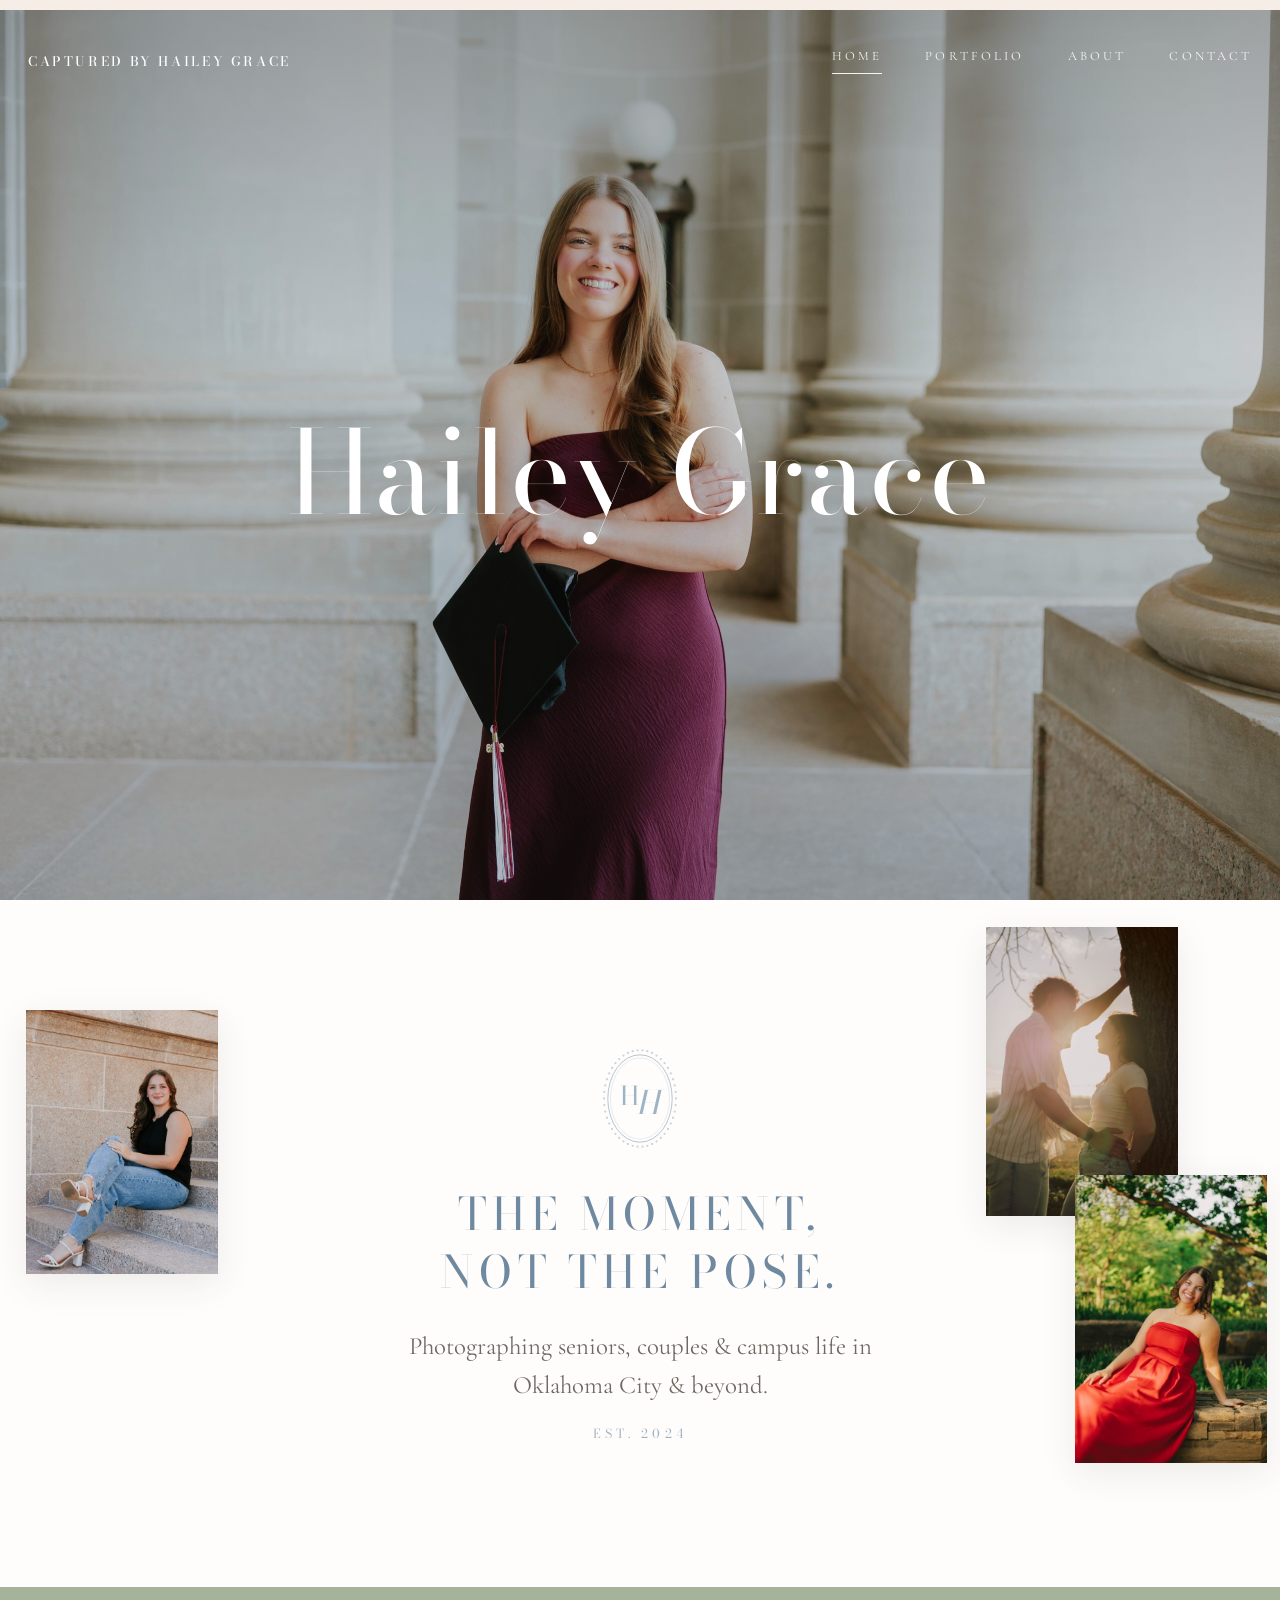
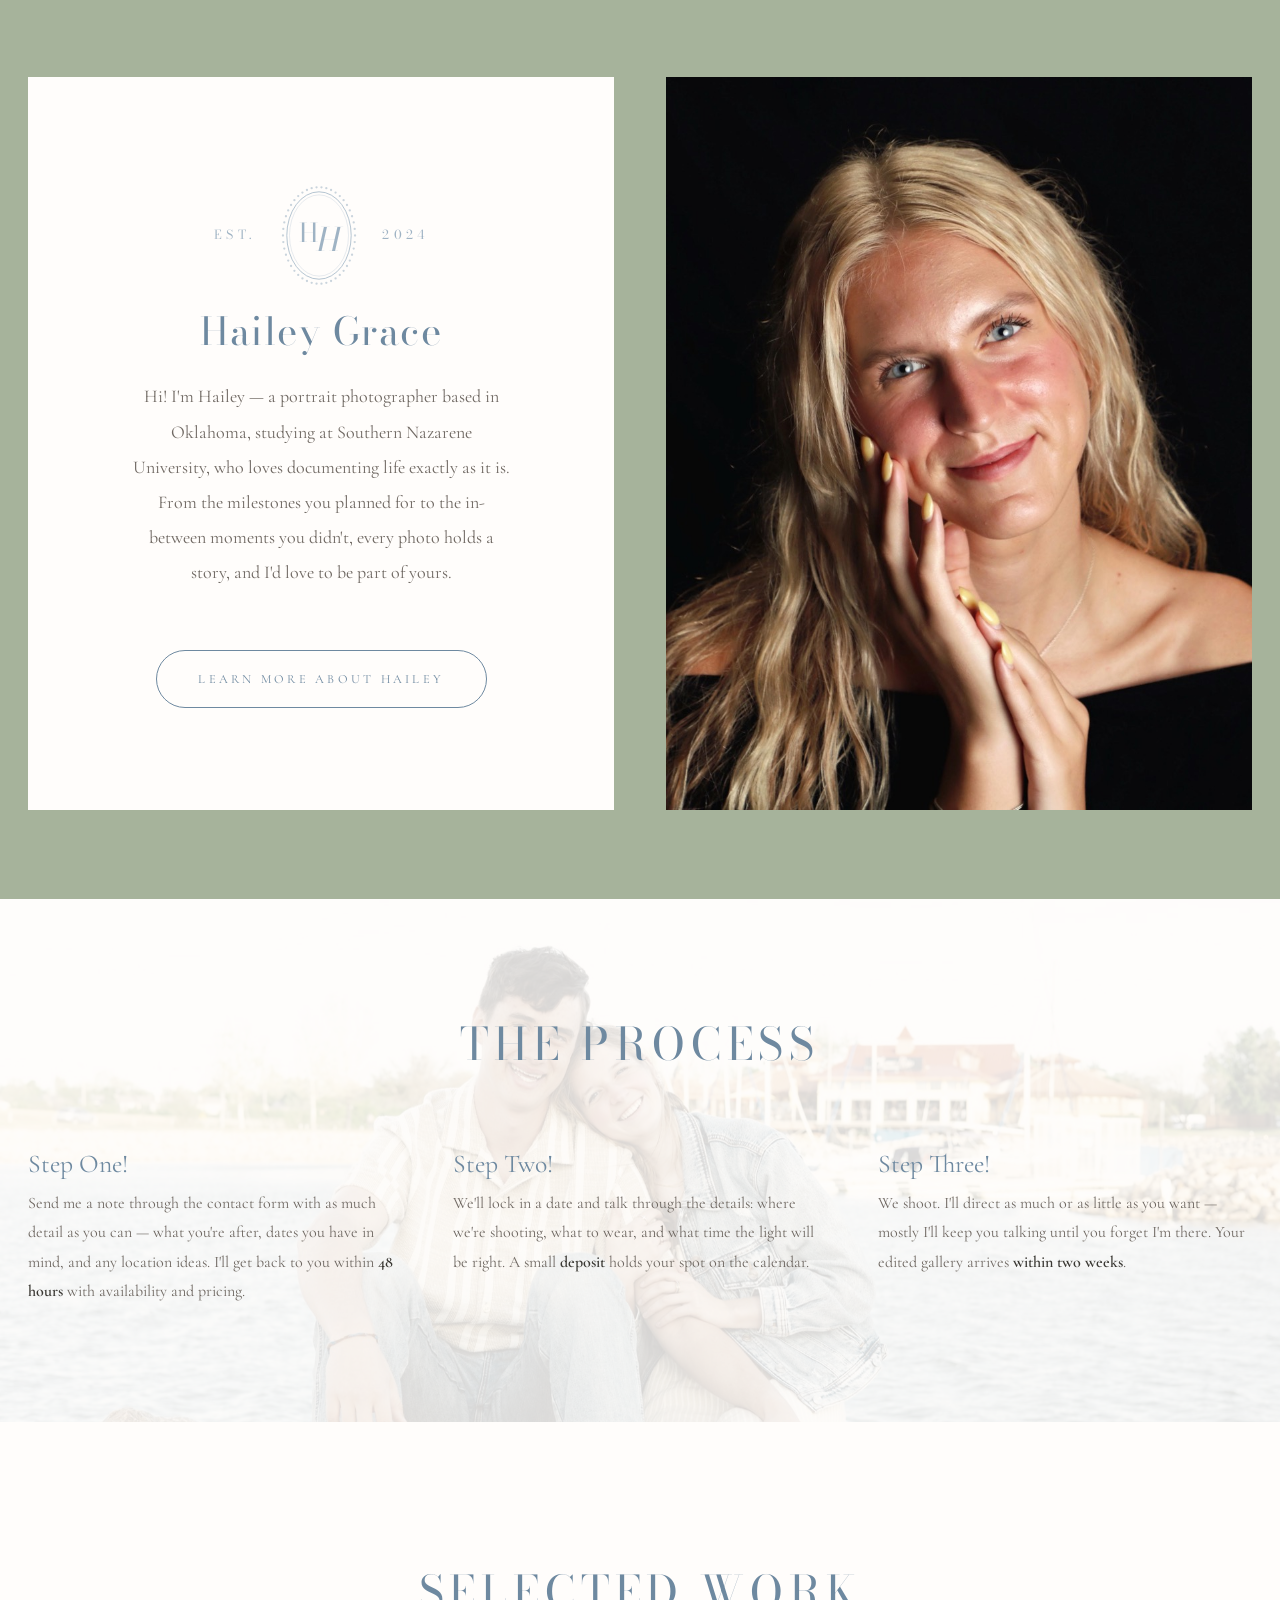
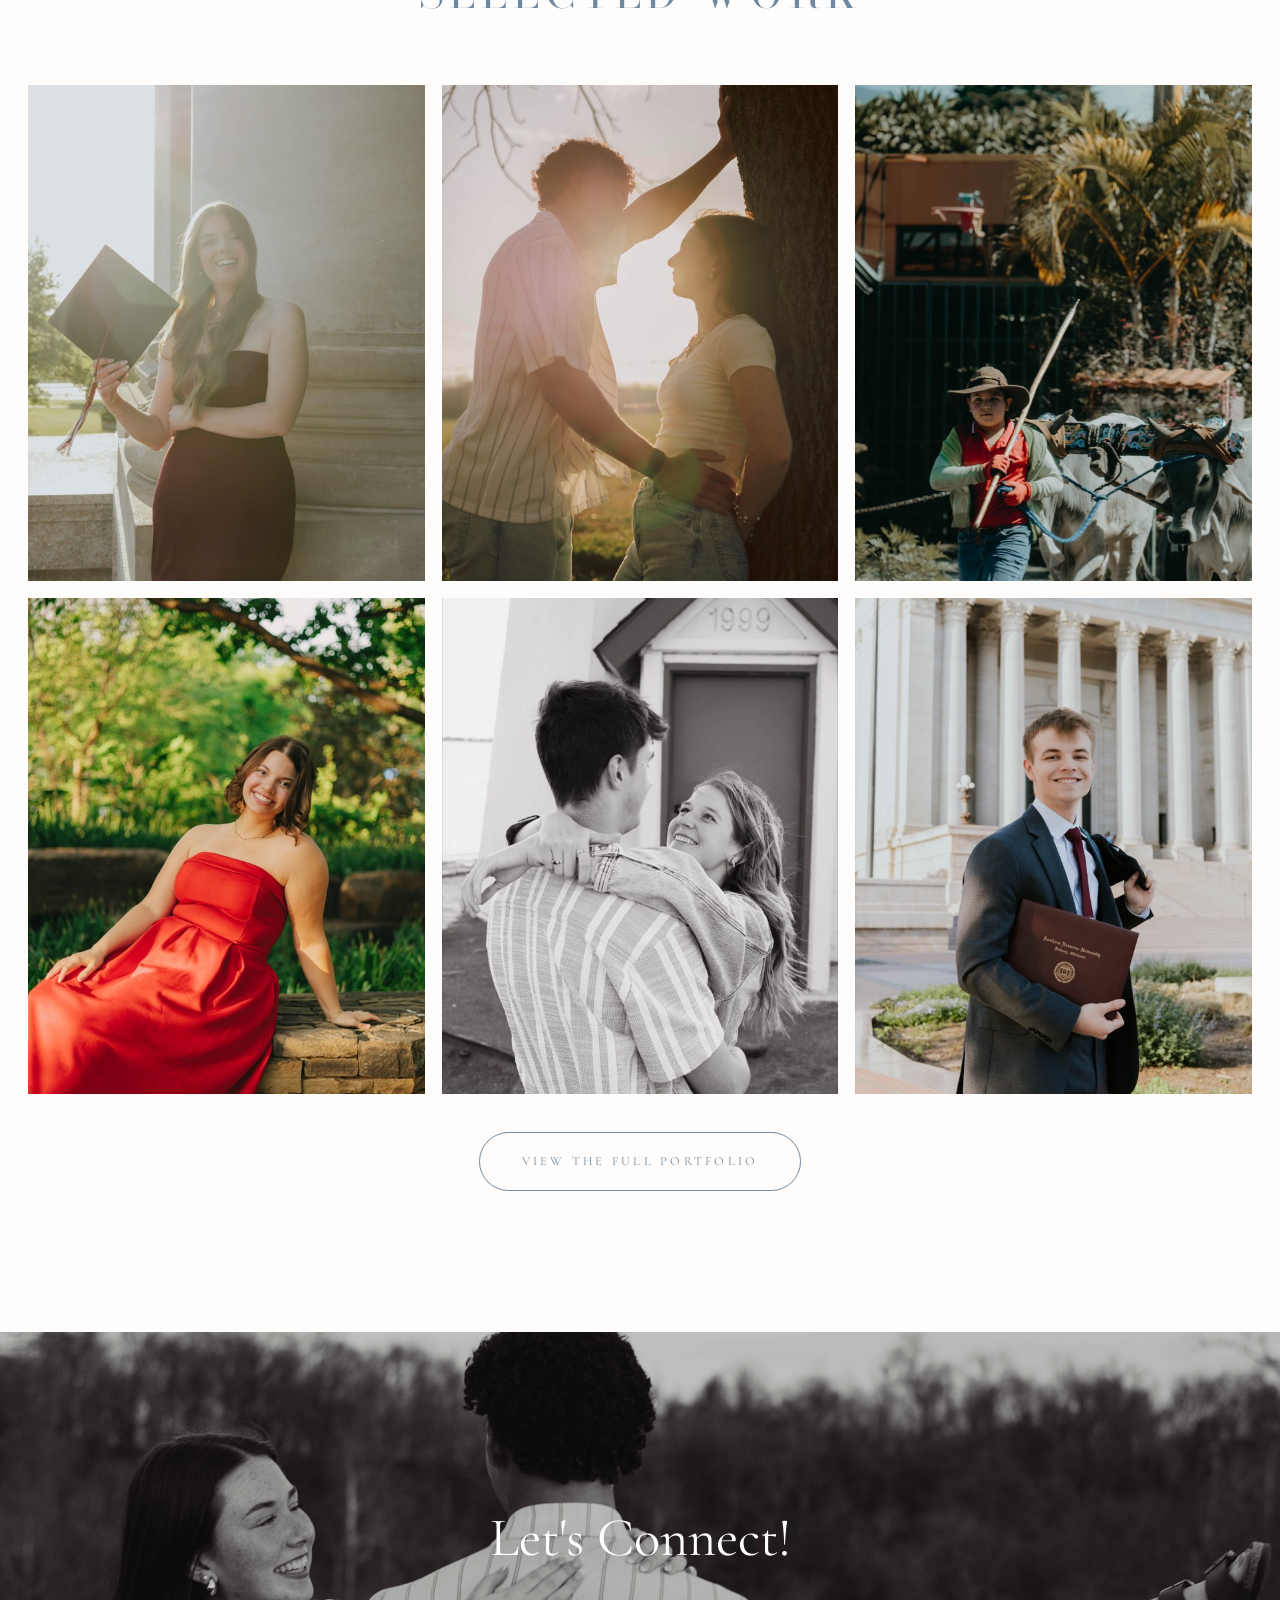
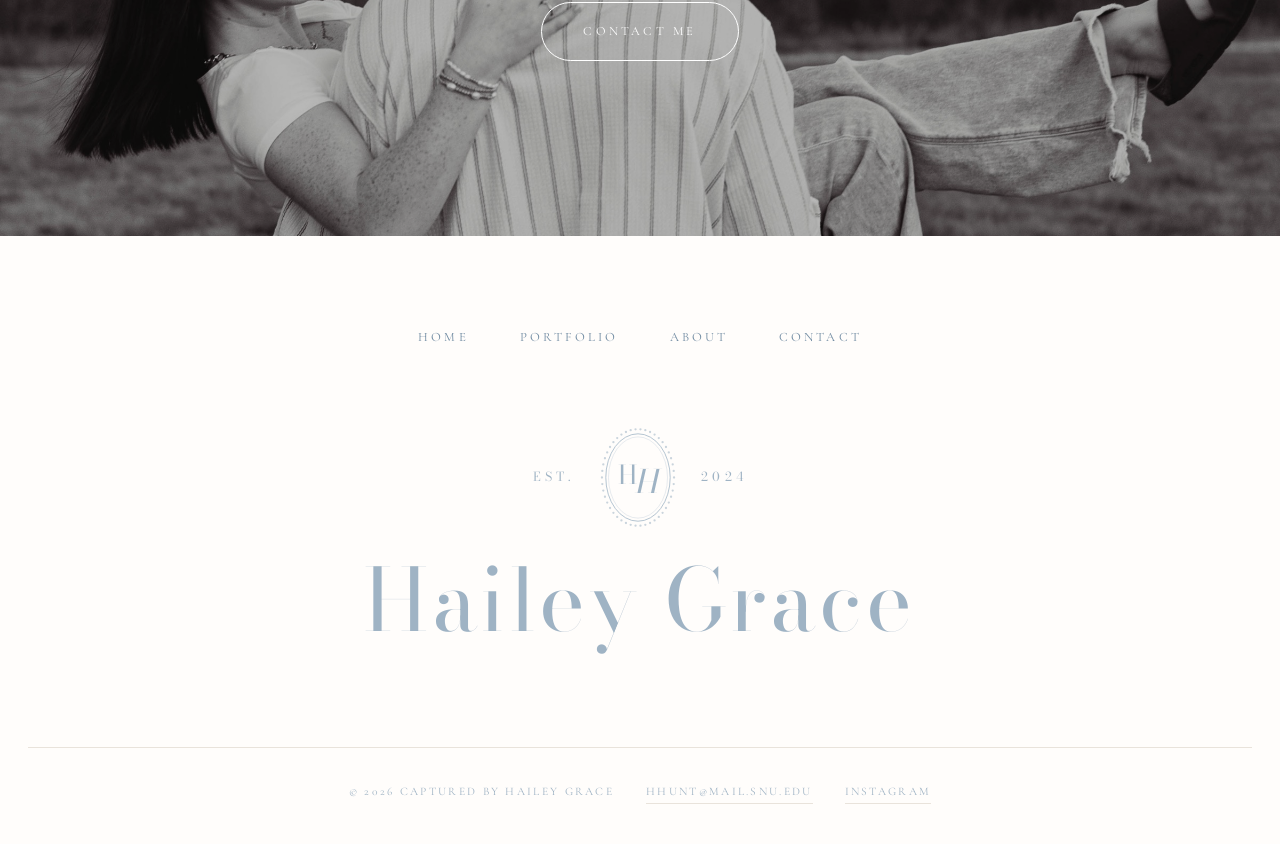
<file: index.html>
<!DOCTYPE html>
<html lang="en">
<head>
<title>Captured by Hailey Grace — Portrait &amp; Documentary Photography</title>
<meta name="description" content="Hailey Grace is a portrait and documentary photographer in Oklahoma City, photographing senior sessions, couples, and campus life.">
<meta charset="utf-8">
<meta name="viewport" content="width=device-width, initial-scale=1">
<link rel="icon" href="data:image/svg+xml,<svg xmlns='http://www.w3.org/2000/svg' viewBox='0 0 100 100'><rect width='100' height='100' fill='%23FFFDFB'/><text x='50' y='70' text-anchor='middle' font-family='Didot,serif' font-size='58' fill='%236E89A0'>H</text></svg>">
<link rel="preconnect" href="https://fonts.googleapis.com">
<link rel="preconnect" href="https://fonts.gstatic.com" crossorigin>
<link href="https://fonts.googleapis.com/css2?family=Bodoni+Moda:ital,opsz,wght@0,6..96,400;0,6..96,500;1,6..96,400&family=Cormorant+Garamond:ital,wght@0,300;0,400;0,500;1,400&display=swap" rel="stylesheet">
<link rel="stylesheet" href="css/styles.css">
<noscript><style>.reveal{opacity:1!important;transform:none!important}</style></noscript>
</head>
<body>
<a class="skip-link" href="#main">Skip to content</a>
<div class="topbar"></div>

<header class="site-header">
  <div class="wrap site-header__inner">
    <a class="brandmark" href="index.html">Captured by Hailey Grace</a>
    <button class="nav-toggle" type="button" aria-expanded="false" aria-controls="primary-nav">
      <span></span><span class="visually-hidden">Menu</span>
    </button>
    <nav class="nav" id="primary-nav" aria-label="Primary">
      <a href="index.html" aria-current="page">Home</a>
      <a href="work.html">Portfolio</a>
      <a href="about.html">About</a>
      <a href="contact.html">Contact</a>
    </nav>
  </div>
</header>

<main id="main">

  <!-- ============ HERO ============ -->
  <section class="hero-full">
    <img src="images/hero-full.jpg" width="2600" height="1771"
         alt="A graduate in a maroon dress standing between limestone columns.">
    <h1 class="hero-full__name">Hailey Grace</h1>
  </section>

  <!-- ============ STATEMENT ============ -->
  <section class="section statement" id="statement">
    <div class="scatter" aria-hidden="true">
      <img src="images/scatter-1.jpg" width="553" height="760" loading="lazy" alt="">
      <img src="images/scatter-2.jpg" width="506" height="760" loading="lazy" alt="">
      <img src="images/scatter-3.jpg" width="506" height="760" loading="lazy" alt="">
    </div>
    <div class="wrap">
      <div class="statement__inner reveal">
        <svg class="crest" viewBox="0 0 120 150" aria-hidden="true" focusable="false">
  <g fill="currentColor" opacity=".55"><circle cx="107.00" cy="75.00" r="1.5"/><circle cx="106.56" cy="83.58" r="1.5"/><circle cx="105.26" cy="92.00" r="1.5"/><circle cx="103.11" cy="100.10" r="1.5"/><circle cx="100.16" cy="107.73" r="1.5"/><circle cx="96.46" cy="114.76" r="1.5"/><circle cx="92.08" cy="121.04" r="1.5"/><circle cx="87.10" cy="126.47" r="1.5"/><circle cx="81.62" cy="130.94" r="1.5"/><circle cx="75.74" cy="134.36" r="1.5"/><circle cx="69.56" cy="136.68" r="1.5"/><circle cx="63.21" cy="137.85" r="1.5"/><circle cx="56.79" cy="137.85" r="1.5"/><circle cx="50.44" cy="136.68" r="1.5"/><circle cx="44.26" cy="134.36" r="1.5"/><circle cx="38.38" cy="130.94" r="1.5"/><circle cx="32.90" cy="126.47" r="1.5"/><circle cx="27.92" cy="121.04" r="1.5"/><circle cx="23.54" cy="114.76" r="1.5"/><circle cx="19.84" cy="107.73" r="1.5"/><circle cx="16.89" cy="100.10" r="1.5"/><circle cx="14.74" cy="92.00" r="1.5"/><circle cx="13.44" cy="83.58" r="1.5"/><circle cx="13.00" cy="75.00" r="1.5"/><circle cx="13.44" cy="66.42" r="1.5"/><circle cx="14.74" cy="58.00" r="1.5"/><circle cx="16.89" cy="49.90" r="1.5"/><circle cx="19.84" cy="42.27" r="1.5"/><circle cx="23.54" cy="35.24" r="1.5"/><circle cx="27.92" cy="28.96" r="1.5"/><circle cx="32.90" cy="23.53" r="1.5"/><circle cx="38.38" cy="19.06" r="1.5"/><circle cx="44.26" cy="15.64" r="1.5"/><circle cx="50.44" cy="13.32" r="1.5"/><circle cx="56.79" cy="12.15" r="1.5"/><circle cx="63.21" cy="12.15" r="1.5"/><circle cx="69.56" cy="13.32" r="1.5"/><circle cx="75.74" cy="15.64" r="1.5"/><circle cx="81.62" cy="19.06" r="1.5"/><circle cx="87.10" cy="23.53" r="1.5"/><circle cx="92.08" cy="28.96" r="1.5"/><circle cx="96.46" cy="35.24" r="1.5"/><circle cx="100.16" cy="42.27" r="1.5"/><circle cx="103.11" cy="49.90" r="1.5"/><circle cx="105.26" cy="58.00" r="1.5"/><circle cx="106.56" cy="66.42" r="1.5"/></g>
  <ellipse cx="60" cy="75" rx="42" ry="57" fill="none" stroke="currentColor" stroke-width="1"/>
  <ellipse cx="60" cy="75" rx="38.5" ry="53" fill="none" stroke="currentColor" stroke-width=".55" opacity=".6"/>
  <text x="46" y="84" text-anchor="middle" font-family="Bodoni Moda, Didot, serif"
        font-size="34" font-weight="400" fill="currentColor">H</text>
  <text x="72" y="95" text-anchor="middle" font-family="Bodoni Moda, Didot, serif"
        font-size="42" font-style="italic" font-weight="400" fill="currentColor">H</text>
</svg>
        <h2 class="display">The moment,<br>not the pose.</h2>
        <p class="script">Photographing seniors, couples &amp; campus life in<br>Oklahoma City &amp; beyond.</p>
        <p class="est">Est. 2024</p>
      </div>
    </div>
  </section>

  <!-- ============ ABOUT BAND ============ -->
  <section class="band">
    <div class="wrap band__grid">
      <div class="band__card">
        <div class="crest-line">
          <span class="est">Est.</span>
          <svg class="crest" viewBox="0 0 120 150" aria-hidden="true" focusable="false">
  <g fill="currentColor" opacity=".55"><circle cx="107.00" cy="75.00" r="1.5"/><circle cx="106.56" cy="83.58" r="1.5"/><circle cx="105.26" cy="92.00" r="1.5"/><circle cx="103.11" cy="100.10" r="1.5"/><circle cx="100.16" cy="107.73" r="1.5"/><circle cx="96.46" cy="114.76" r="1.5"/><circle cx="92.08" cy="121.04" r="1.5"/><circle cx="87.10" cy="126.47" r="1.5"/><circle cx="81.62" cy="130.94" r="1.5"/><circle cx="75.74" cy="134.36" r="1.5"/><circle cx="69.56" cy="136.68" r="1.5"/><circle cx="63.21" cy="137.85" r="1.5"/><circle cx="56.79" cy="137.85" r="1.5"/><circle cx="50.44" cy="136.68" r="1.5"/><circle cx="44.26" cy="134.36" r="1.5"/><circle cx="38.38" cy="130.94" r="1.5"/><circle cx="32.90" cy="126.47" r="1.5"/><circle cx="27.92" cy="121.04" r="1.5"/><circle cx="23.54" cy="114.76" r="1.5"/><circle cx="19.84" cy="107.73" r="1.5"/><circle cx="16.89" cy="100.10" r="1.5"/><circle cx="14.74" cy="92.00" r="1.5"/><circle cx="13.44" cy="83.58" r="1.5"/><circle cx="13.00" cy="75.00" r="1.5"/><circle cx="13.44" cy="66.42" r="1.5"/><circle cx="14.74" cy="58.00" r="1.5"/><circle cx="16.89" cy="49.90" r="1.5"/><circle cx="19.84" cy="42.27" r="1.5"/><circle cx="23.54" cy="35.24" r="1.5"/><circle cx="27.92" cy="28.96" r="1.5"/><circle cx="32.90" cy="23.53" r="1.5"/><circle cx="38.38" cy="19.06" r="1.5"/><circle cx="44.26" cy="15.64" r="1.5"/><circle cx="50.44" cy="13.32" r="1.5"/><circle cx="56.79" cy="12.15" r="1.5"/><circle cx="63.21" cy="12.15" r="1.5"/><circle cx="69.56" cy="13.32" r="1.5"/><circle cx="75.74" cy="15.64" r="1.5"/><circle cx="81.62" cy="19.06" r="1.5"/><circle cx="87.10" cy="23.53" r="1.5"/><circle cx="92.08" cy="28.96" r="1.5"/><circle cx="96.46" cy="35.24" r="1.5"/><circle cx="100.16" cy="42.27" r="1.5"/><circle cx="103.11" cy="49.90" r="1.5"/><circle cx="105.26" cy="58.00" r="1.5"/><circle cx="106.56" cy="66.42" r="1.5"/></g>
  <ellipse cx="60" cy="75" rx="42" ry="57" fill="none" stroke="currentColor" stroke-width="1"/>
  <ellipse cx="60" cy="75" rx="38.5" ry="53" fill="none" stroke="currentColor" stroke-width=".55" opacity=".6"/>
  <text x="46" y="84" text-anchor="middle" font-family="Bodoni Moda, Didot, serif"
        font-size="34" font-weight="400" fill="currentColor">H</text>
  <text x="72" y="95" text-anchor="middle" font-family="Bodoni Moda, Didot, serif"
        font-size="42" font-style="italic" font-weight="400" fill="currentColor">H</text>
</svg>
          <span class="est">2024</span>
        </div>
        <p class="band__logo">Hailey Grace</p>
        <p>
          Hi! I'm Hailey — a portrait photographer based in Oklahoma, studying at
          Southern Nazarene University, who loves documenting life exactly as it is.
          From the milestones you planned for to the in-between moments you didn't,
          every photo holds a story, and I'd love to be part of yours.
        </p>
        <div class="btn-row btn-row--center">
          <a class="pill" href="about.html">Learn more about Hailey</a>
        </div>
      </div>
      <figure class="band__photo">
        <img src="images/hailey.jpg" width="880" height="1100"
             alt="Hailey Grace, portrait and documentary photographer.">
      </figure>
    </div>
  </section>

  <!-- ============ PROCESS ============ -->
  <section class="process">
    <img class="process__bg" src="images/process-bg.jpg" width="2000" height="1414" loading="lazy" alt="">
    <div class="wrap process__inner">
      <h2 class="display">The Process</h2>
      <div class="steps reveal">
        <article class="step">
          <h3>Step One!</h3>
          <p>
            Send me a note through the contact form with as much detail as you can —
            what you're after, dates you have in mind, and any location ideas. I'll
            get back to you within <strong>48 hours</strong> with availability and pricing.
          </p>
        </article>
        <article class="step">
          <h3>Step Two!</h3>
          <p>
            We'll lock in a date and talk through the details: where we're shooting,
            what to wear, and what time the light will be right. A small
            <strong>deposit</strong> holds your spot on the calendar.
          </p>
        </article>
        <article class="step">
          <h3>Step Three!</h3>
          <p>
            We shoot. I'll direct as much or as little as you want — mostly I'll keep
            you talking until you forget I'm there. Your edited gallery arrives
            <strong>within two weeks</strong>.
          </p>
        </article>
      </div>
    </div>
  </section>

  <!-- ============ SELECTED WORK ============ -->
  <section class="section">
    <div class="wrap">
      <div class="page-head" style="padding-block:0 clamp(40px,5vw,64px);">
        <h2 class="display">Selected Work</h2>
      </div>
      <div class="featured reveal">
        <button class="shot" type="button" data-category="seniors"
                data-full="images/full/senior-mallory-01.jpg" data-caption="Mallory · Senior Session">
          <img src="images/grid/senior-mallory-01.jpg" loading="lazy"
               alt="A graduate in a black dress holding her cap, backlit by late afternoon sun.">
        </button>
        <button class="shot" type="button" data-category="couples"
                data-full="images/full/couple-kaseton-01.jpg" data-caption="Kaseton &amp; Emma · Couples">
          <img src="images/grid/couple-kaseton-01.jpg" loading="lazy"
               alt="A couple leaning against a tree in golden hour backlight.">
        </button>
        <button class="shot" type="button" data-category="travel"
                data-full="images/full/travel-costa-04.jpg" data-caption="Costa Rica · Documentary">
          <img src="images/grid/travel-costa-04.jpg" loading="lazy"
               alt="A farmer in a straw hat leading a pair of oxen down a village street.">
        </button>
        <button class="shot" type="button" data-category="seniors"
                data-full="images/full/senior-ryleigh-01.jpg" data-caption="Ryleigh · Senior Session">
          <img src="images/grid/senior-ryleigh-01.jpg" loading="lazy"
               alt="A senior in a red dress seated on a stone ledge in a garden.">
        </button>
        <button class="shot" type="button" data-category="couples"
                data-full="images/full/couple-jill-02.jpg" data-caption="Jill &amp; Griffin · Couples">
          <img src="images/grid/couple-jill-02.jpg" loading="lazy"
               alt="Black and white photo of a couple embracing outside a lighthouse.">
        </button>
        <button class="shot" type="button" data-category="seniors"
                data-full="images/full/senior-noah-02.jpg" data-caption="Noah · Senior Session">
          <img src="images/grid/senior-noah-02.jpg" loading="lazy"
               alt="A smiling senior holding his diploma cover in front of the columns of the state capitol.">
        </button>
      </div>
      <div class="btn-row btn-row--center">
        <a class="pill" href="work.html">View the full portfolio</a>
      </div>
    </div>
  </section>

  <!-- ============ CTA ============ -->
  <section class="cta-band">
    <img src="images/cta.jpg" width="2400" height="1435" loading="lazy"
         alt="A couple sitting together on the rocks by the water at golden hour.">
    <div class="cta-band__inner">
      <h2>Let's Connect!</h2>
      <a class="pill pill--white" href="contact.html">Contact me</a>
    </div>
  </section>

</main>

<footer class="site-footer">
  <div class="wrap">
    <nav class="footer__nav" aria-label="Footer">
      <a href="index.html">Home</a>
      <a href="work.html">Portfolio</a>
      <a href="about.html">About</a>
      <a href="contact.html">Contact</a>
    </nav>
    <div class="crest-line">
      <span class="est">Est.</span>
      <svg class="crest" viewBox="0 0 120 150" aria-hidden="true" focusable="false">
  <g fill="currentColor" opacity=".55"><circle cx="107.00" cy="75.00" r="1.5"/><circle cx="106.56" cy="83.58" r="1.5"/><circle cx="105.26" cy="92.00" r="1.5"/><circle cx="103.11" cy="100.10" r="1.5"/><circle cx="100.16" cy="107.73" r="1.5"/><circle cx="96.46" cy="114.76" r="1.5"/><circle cx="92.08" cy="121.04" r="1.5"/><circle cx="87.10" cy="126.47" r="1.5"/><circle cx="81.62" cy="130.94" r="1.5"/><circle cx="75.74" cy="134.36" r="1.5"/><circle cx="69.56" cy="136.68" r="1.5"/><circle cx="63.21" cy="137.85" r="1.5"/><circle cx="56.79" cy="137.85" r="1.5"/><circle cx="50.44" cy="136.68" r="1.5"/><circle cx="44.26" cy="134.36" r="1.5"/><circle cx="38.38" cy="130.94" r="1.5"/><circle cx="32.90" cy="126.47" r="1.5"/><circle cx="27.92" cy="121.04" r="1.5"/><circle cx="23.54" cy="114.76" r="1.5"/><circle cx="19.84" cy="107.73" r="1.5"/><circle cx="16.89" cy="100.10" r="1.5"/><circle cx="14.74" cy="92.00" r="1.5"/><circle cx="13.44" cy="83.58" r="1.5"/><circle cx="13.00" cy="75.00" r="1.5"/><circle cx="13.44" cy="66.42" r="1.5"/><circle cx="14.74" cy="58.00" r="1.5"/><circle cx="16.89" cy="49.90" r="1.5"/><circle cx="19.84" cy="42.27" r="1.5"/><circle cx="23.54" cy="35.24" r="1.5"/><circle cx="27.92" cy="28.96" r="1.5"/><circle cx="32.90" cy="23.53" r="1.5"/><circle cx="38.38" cy="19.06" r="1.5"/><circle cx="44.26" cy="15.64" r="1.5"/><circle cx="50.44" cy="13.32" r="1.5"/><circle cx="56.79" cy="12.15" r="1.5"/><circle cx="63.21" cy="12.15" r="1.5"/><circle cx="69.56" cy="13.32" r="1.5"/><circle cx="75.74" cy="15.64" r="1.5"/><circle cx="81.62" cy="19.06" r="1.5"/><circle cx="87.10" cy="23.53" r="1.5"/><circle cx="92.08" cy="28.96" r="1.5"/><circle cx="96.46" cy="35.24" r="1.5"/><circle cx="100.16" cy="42.27" r="1.5"/><circle cx="103.11" cy="49.90" r="1.5"/><circle cx="105.26" cy="58.00" r="1.5"/><circle cx="106.56" cy="66.42" r="1.5"/></g>
  <ellipse cx="60" cy="75" rx="42" ry="57" fill="none" stroke="currentColor" stroke-width="1"/>
  <ellipse cx="60" cy="75" rx="38.5" ry="53" fill="none" stroke="currentColor" stroke-width=".55" opacity=".6"/>
  <text x="46" y="84" text-anchor="middle" font-family="Bodoni Moda, Didot, serif"
        font-size="34" font-weight="400" fill="currentColor">H</text>
  <text x="72" y="95" text-anchor="middle" font-family="Bodoni Moda, Didot, serif"
        font-size="42" font-style="italic" font-weight="400" fill="currentColor">H</text>
</svg>
      <span class="est">2024</span>
    </div>
    <p class="footer__logo">Hailey Grace</p>
    <div class="footer__meta">
      <span>© <span id="year">2026</span> Captured by Hailey Grace</span>
      <a href="mailto:hhunt@mail.snu.edu">hhunt@mail.snu.edu</a>
      <a href="https://instagram.com/capturedby.haileygrace" target="_blank" rel="noopener">Instagram</a>
    </div>
  </div>
</footer>

<div class="lightbox" role="dialog" aria-modal="true" aria-label="Image viewer" aria-hidden="true">
  <button class="lightbox__btn lightbox__close" type="button" aria-label="Close">&times;</button>
  <button class="lightbox__btn lightbox__prev" type="button" aria-label="Previous image">&#8249;</button>
  <button class="lightbox__btn lightbox__next" type="button" aria-label="Next image">&#8250;</button>
  <div>
    <img alt="">
    <p class="lightbox__caption"></p>
  </div>
</div>

<script>document.getElementById("year").textContent = new Date().getFullYear();</script>
<script src="js/main.js"></script>
</body>
</html>
</file>
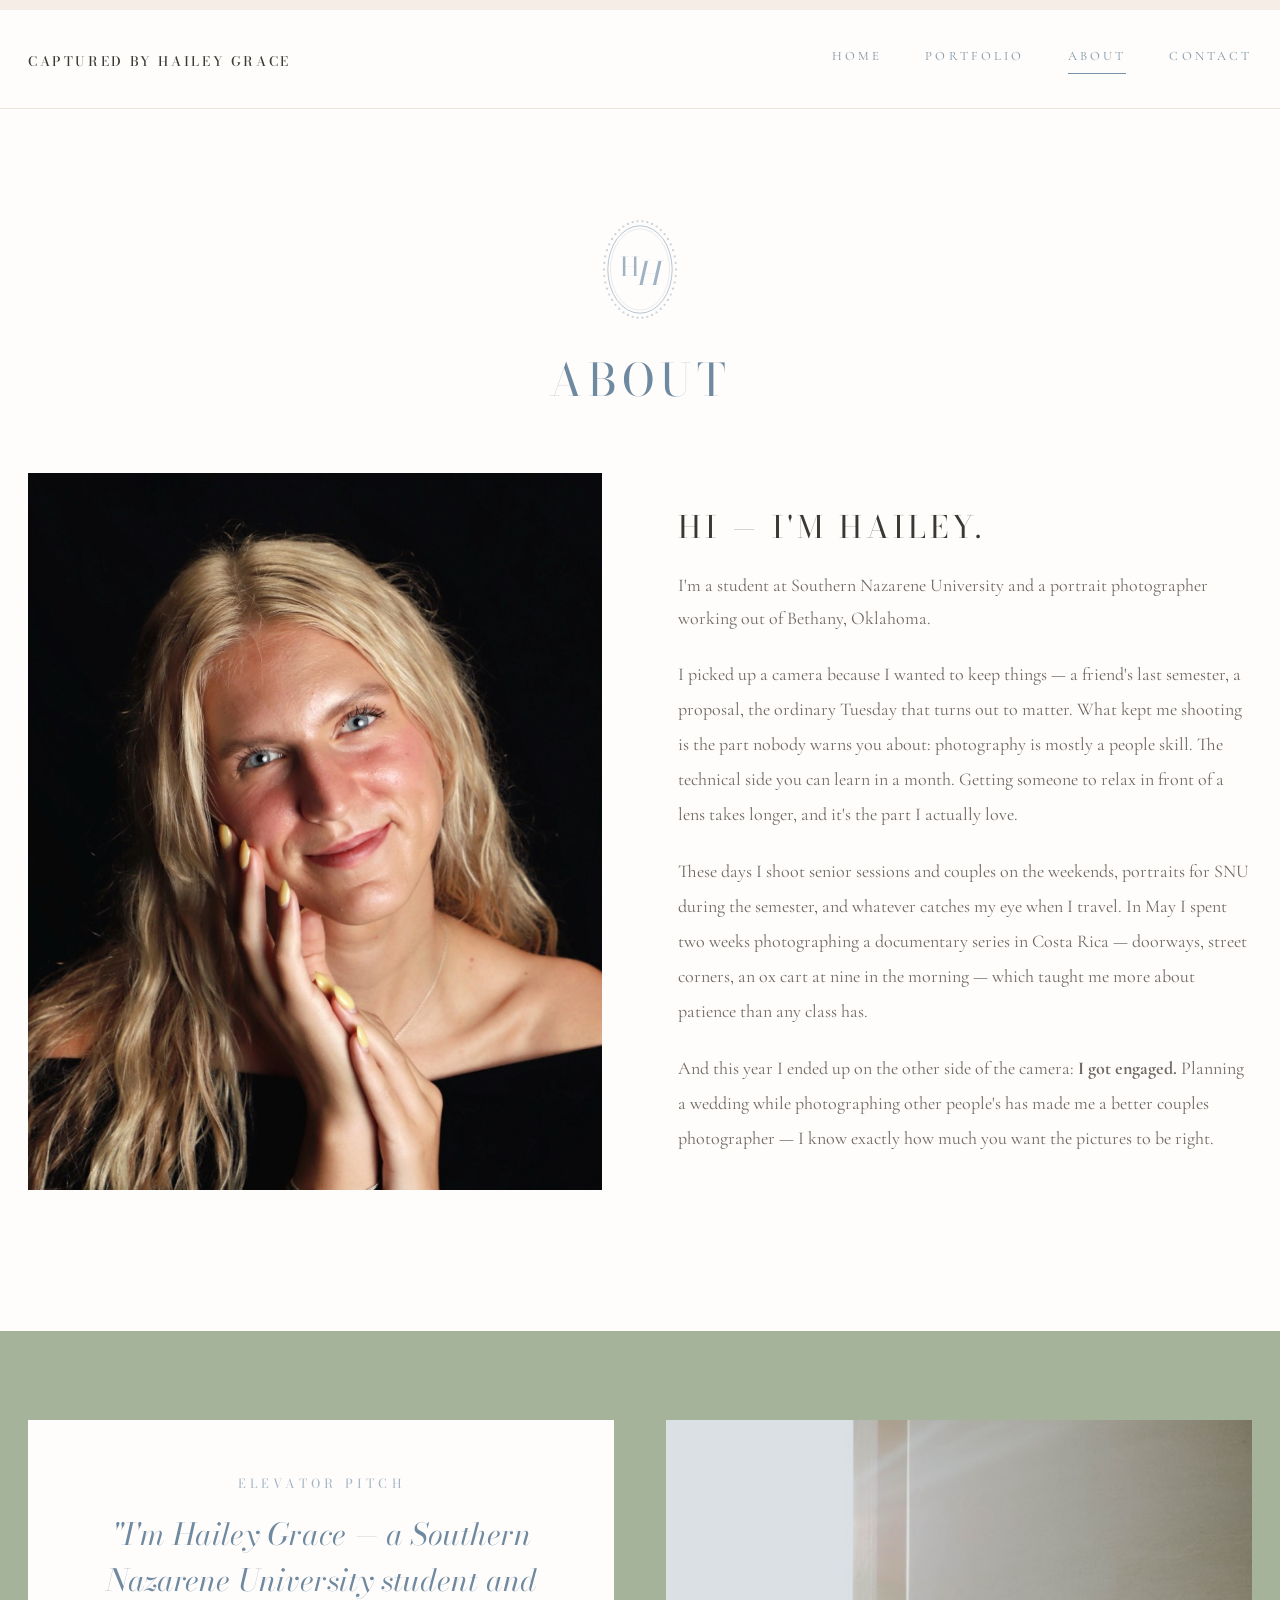
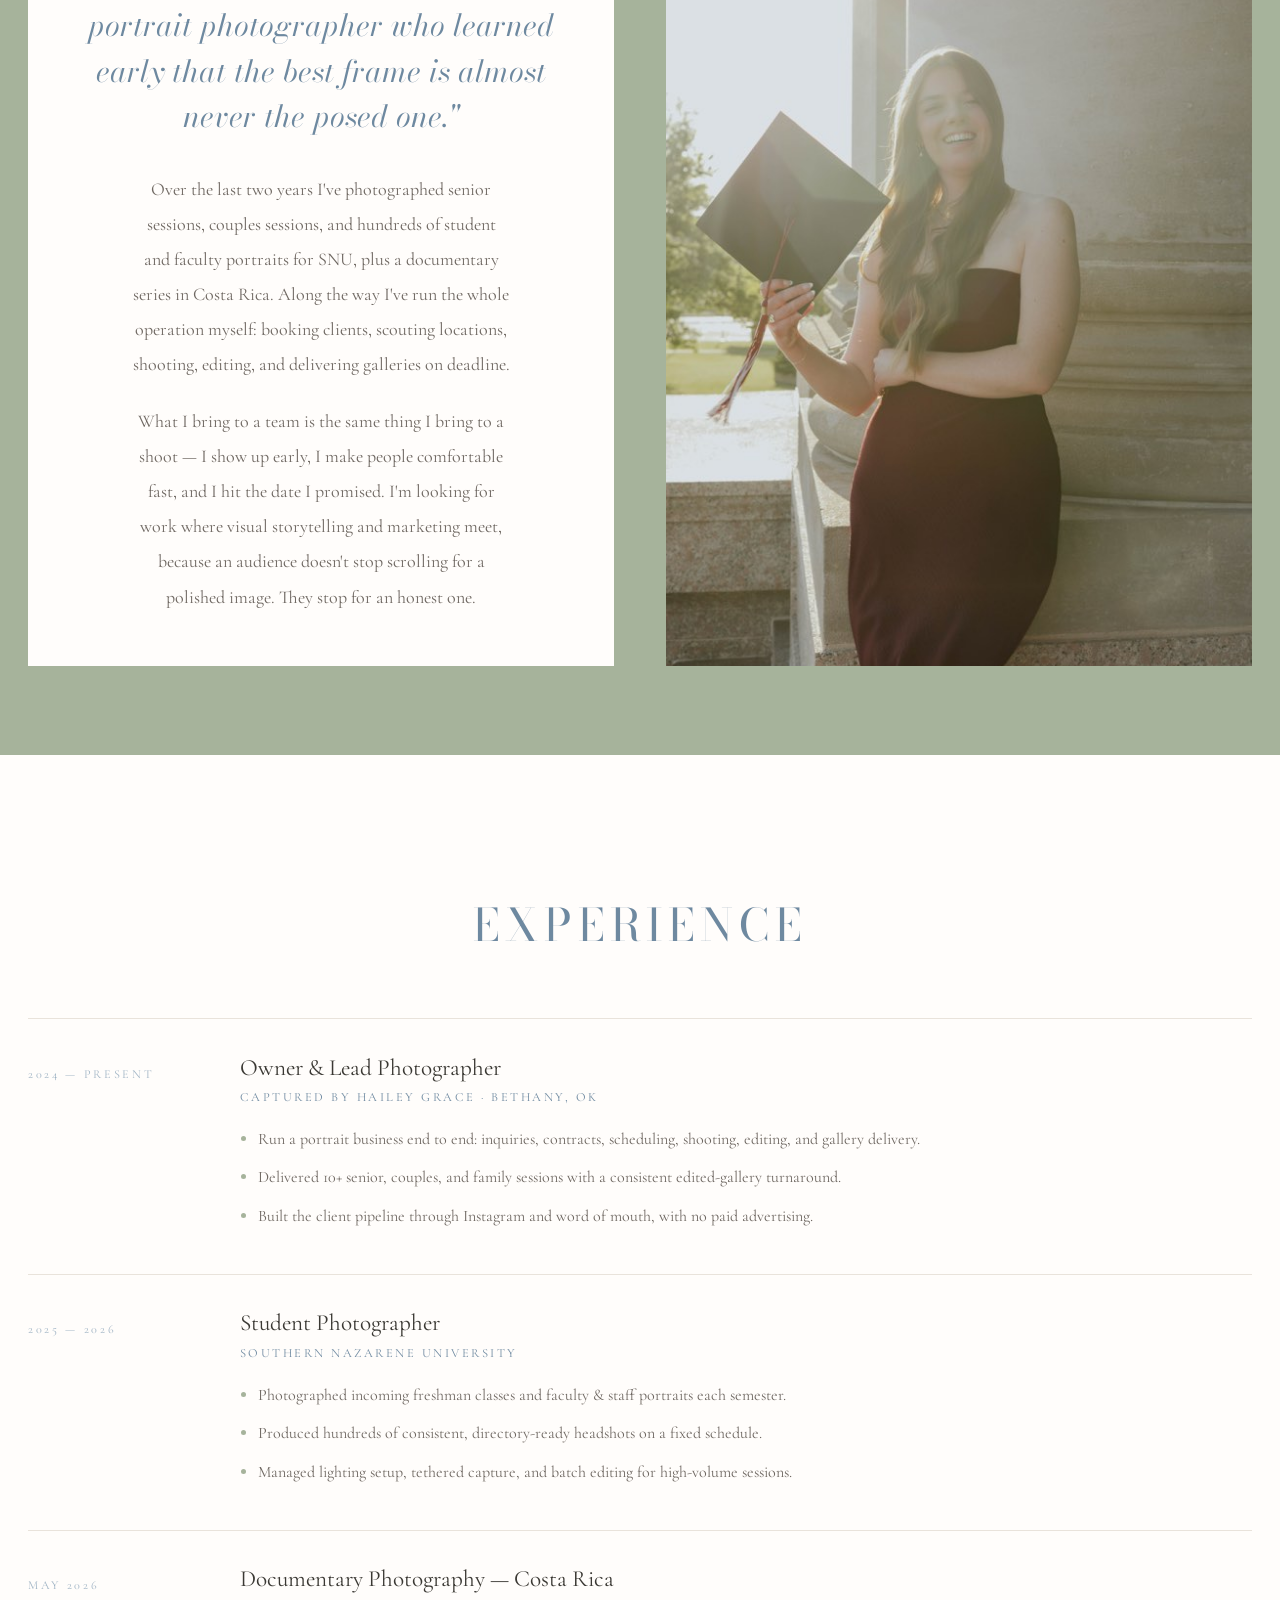
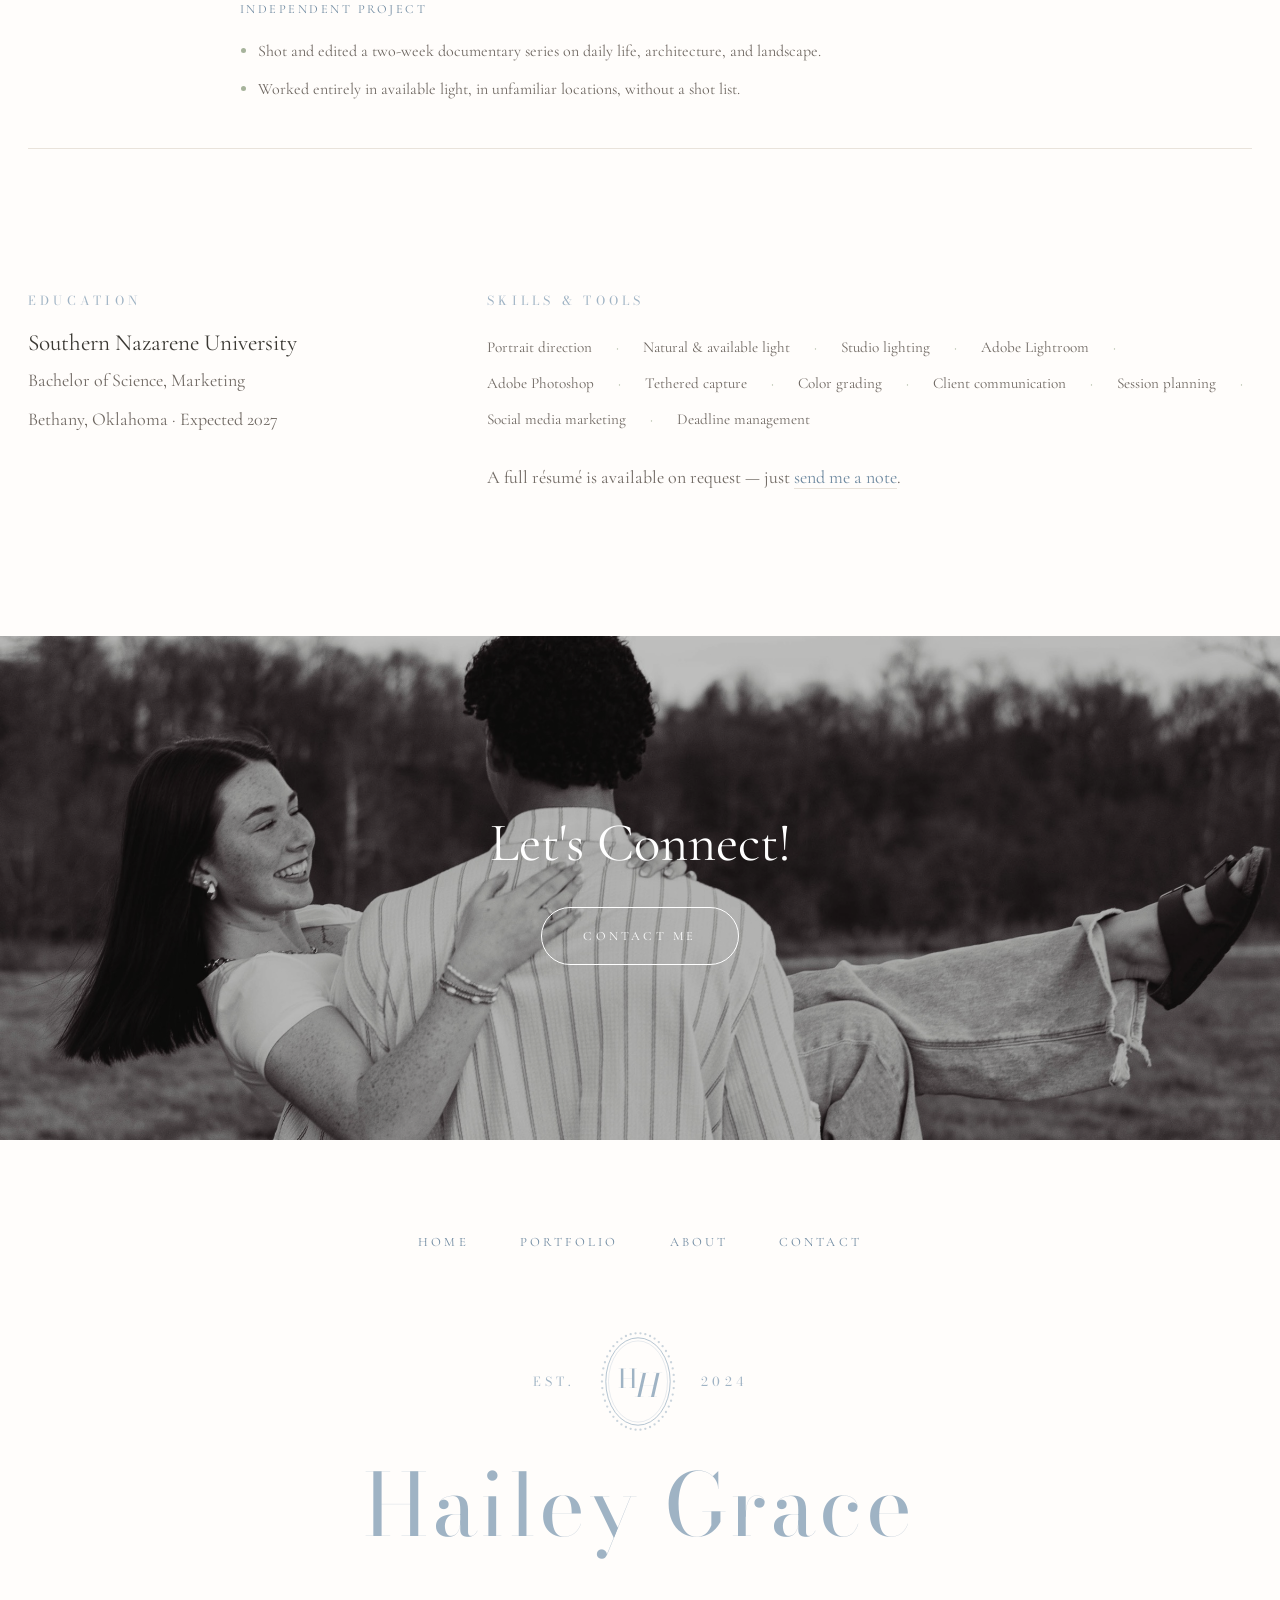
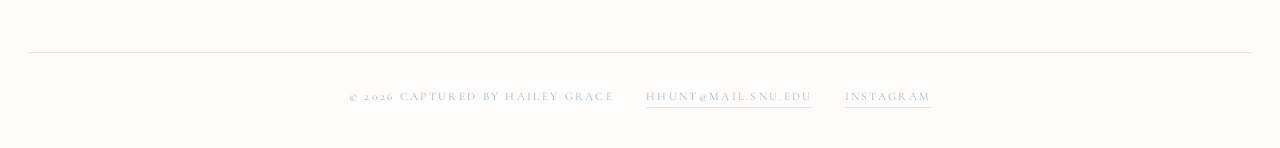
<file: about.html>
<!DOCTYPE html>
<html lang="en">
<head>
<title>About — Captured by Hailey Grace</title>
<meta name="description" content="Hailey Grace is a Southern Nazarene University student and portrait photographer in Oklahoma City.">
<meta charset="utf-8">
<meta name="viewport" content="width=device-width, initial-scale=1">
<link rel="icon" href="data:image/svg+xml,<svg xmlns='http://www.w3.org/2000/svg' viewBox='0 0 100 100'><rect width='100' height='100' fill='%23FFFDFB'/><text x='50' y='70' text-anchor='middle' font-family='Didot,serif' font-size='58' fill='%236E89A0'>H</text></svg>">
<link rel="preconnect" href="https://fonts.googleapis.com">
<link rel="preconnect" href="https://fonts.gstatic.com" crossorigin>
<link href="https://fonts.googleapis.com/css2?family=Bodoni+Moda:ital,opsz,wght@0,6..96,400;0,6..96,500;1,6..96,400&family=Cormorant+Garamond:ital,wght@0,300;0,400;0,500;1,400&display=swap" rel="stylesheet">
<link rel="stylesheet" href="css/styles.css">
</head>
<body>
<a class="skip-link" href="#main">Skip to content</a>
<div class="topbar"></div>

<header class="site-header site-header--solid">
  <div class="wrap site-header__inner">
    <a class="brandmark" href="index.html">Captured by Hailey Grace</a>
    <button class="nav-toggle" type="button" aria-expanded="false" aria-controls="primary-nav">
      <span></span><span class="visually-hidden">Menu</span>
    </button>
    <nav class="nav" id="primary-nav" aria-label="Primary">
      <a href="index.html">Home</a>
      <a href="work.html">Portfolio</a>
      <a href="about.html" aria-current="page">About</a>
      <a href="contact.html">Contact</a>
    </nav>
  </div>
</header>

<main id="main">
  <section class="wrap page-head">
    <svg class="crest" viewBox="0 0 120 150" aria-hidden="true" focusable="false">
  <g fill="currentColor" opacity=".55"><circle cx="107.00" cy="75.00" r="1.5"/><circle cx="106.56" cy="83.58" r="1.5"/><circle cx="105.26" cy="92.00" r="1.5"/><circle cx="103.11" cy="100.10" r="1.5"/><circle cx="100.16" cy="107.73" r="1.5"/><circle cx="96.46" cy="114.76" r="1.5"/><circle cx="92.08" cy="121.04" r="1.5"/><circle cx="87.10" cy="126.47" r="1.5"/><circle cx="81.62" cy="130.94" r="1.5"/><circle cx="75.74" cy="134.36" r="1.5"/><circle cx="69.56" cy="136.68" r="1.5"/><circle cx="63.21" cy="137.85" r="1.5"/><circle cx="56.79" cy="137.85" r="1.5"/><circle cx="50.44" cy="136.68" r="1.5"/><circle cx="44.26" cy="134.36" r="1.5"/><circle cx="38.38" cy="130.94" r="1.5"/><circle cx="32.90" cy="126.47" r="1.5"/><circle cx="27.92" cy="121.04" r="1.5"/><circle cx="23.54" cy="114.76" r="1.5"/><circle cx="19.84" cy="107.73" r="1.5"/><circle cx="16.89" cy="100.10" r="1.5"/><circle cx="14.74" cy="92.00" r="1.5"/><circle cx="13.44" cy="83.58" r="1.5"/><circle cx="13.00" cy="75.00" r="1.5"/><circle cx="13.44" cy="66.42" r="1.5"/><circle cx="14.74" cy="58.00" r="1.5"/><circle cx="16.89" cy="49.90" r="1.5"/><circle cx="19.84" cy="42.27" r="1.5"/><circle cx="23.54" cy="35.24" r="1.5"/><circle cx="27.92" cy="28.96" r="1.5"/><circle cx="32.90" cy="23.53" r="1.5"/><circle cx="38.38" cy="19.06" r="1.5"/><circle cx="44.26" cy="15.64" r="1.5"/><circle cx="50.44" cy="13.32" r="1.5"/><circle cx="56.79" cy="12.15" r="1.5"/><circle cx="63.21" cy="12.15" r="1.5"/><circle cx="69.56" cy="13.32" r="1.5"/><circle cx="75.74" cy="15.64" r="1.5"/><circle cx="81.62" cy="19.06" r="1.5"/><circle cx="87.10" cy="23.53" r="1.5"/><circle cx="92.08" cy="28.96" r="1.5"/><circle cx="96.46" cy="35.24" r="1.5"/><circle cx="100.16" cy="42.27" r="1.5"/><circle cx="103.11" cy="49.90" r="1.5"/><circle cx="105.26" cy="58.00" r="1.5"/><circle cx="106.56" cy="66.42" r="1.5"/></g>
  <ellipse cx="60" cy="75" rx="42" ry="57" fill="none" stroke="currentColor" stroke-width="1"/>
  <ellipse cx="60" cy="75" rx="38.5" ry="53" fill="none" stroke="currentColor" stroke-width=".55" opacity=".6"/>
  <text x="46" y="84" text-anchor="middle" font-family="Bodoni Moda, Didot, serif"
        font-size="34" font-weight="400" fill="currentColor">H</text>
  <text x="72" y="95" text-anchor="middle" font-family="Bodoni Moda, Didot, serif"
        font-size="42" font-style="italic" font-weight="400" fill="currentColor">H</text>
</svg>
    <h1 class="display">About</h1>
  </section>

  <section class="wrap" style="padding-bottom:var(--section);">
    <div class="split">
      <div class="split__img">
        <img src="images/hailey.jpg" width="880" height="1100"
             alt="Hailey Grace, portrait and documentary photographer.">
      </div>
      <div>
        <h2 class="display display--ink" style="font-size:clamp(1.3rem,2.4vw,2rem);">Hi — I'm Hailey.</h2>
        <p class="lede" style="margin-top:1.4rem;">
          I'm a student at Southern Nazarene University and a portrait photographer
          working out of Bethany, Oklahoma.
        </p>
        <p>
          I picked up a camera because I wanted to keep things — a friend's last
          semester, a proposal, the ordinary Tuesday that turns out to matter. What
          kept me shooting is the part nobody warns you about: photography is mostly
          a people skill. The technical side you can learn in a month. Getting someone
          to relax in front of a lens takes longer, and it's the part I actually love.
        </p>
        <p>
          These days I shoot senior sessions and couples on the weekends, portraits for
          SNU during the semester, and whatever catches my eye when I travel. In May
          I spent two weeks photographing a documentary series in Costa Rica — doorways,
          street corners, an ox cart at nine in the morning — which taught me more about
          patience than any class has.
        </p>
        <p>
          And this year I ended up on the other side of the camera: <strong>I got engaged.</strong>
          Planning a wedding while photographing other people's has made me a better couples
          photographer — I know exactly how much you want the pictures to be right.
        </p>
      </div>
    </div>
  </section>

  <!-- ============ ELEVATOR PITCH ============ -->
  <section class="band">
    <div class="wrap band__grid">
      <div class="band__card">
        <p class="est" style="margin-bottom:1rem;">Elevator Pitch</p>
        <p class="pitch" style="margin-top:0;">
          "I'm Hailey Grace — a Southern Nazarene University student and portrait
          photographer who learned early that the best frame is almost never the posed one."
        </p>
        <p>
          Over the last two years I've photographed senior sessions, couples sessions, and
          hundreds of student and faculty portraits for SNU, plus a documentary series in
          Costa Rica. Along the way I've run the whole operation myself: booking clients,
          scouting locations, shooting, editing, and delivering galleries on deadline.
        </p>
        <p>
          What I bring to a team is the same thing I bring to a shoot — I show up early,
          I make people comfortable fast, and I hit the date I promised. I'm looking for
          work where visual storytelling and marketing meet, because an audience doesn't
          stop scrolling for a polished image. They stop for an honest one.
        </p>
      </div>
      <figure class="band__photo">
        <img src="images/grid/senior-mallory-01.jpg" width="600" height="900" loading="lazy"
             alt="A graduate holding her cap, backlit by late afternoon sun.">
      </figure>
    </div>
  </section>

  <!-- ============ EXPERIENCE ============ -->
  <section class="section">
    <div class="wrap">
      <div class="page-head" style="padding-block:0 clamp(40px,5vw,64px);">
        <h2 class="display">Experience</h2>
      </div>

      <div class="entry">
        <div class="entry__when">2024 — Present</div>
        <div>
          <h3>Owner &amp; Lead Photographer</h3>
          <p class="entry__org">Captured by Hailey Grace · Bethany, OK</p>
          <ul>
            <li>Run a portrait business end to end: inquiries, contracts, scheduling, shooting, editing, and gallery delivery.</li>
            <li>Delivered 10+ senior, couples, and family sessions with a consistent edited-gallery turnaround.</li>
            <li>Built the client pipeline through Instagram and word of mouth, with no paid advertising.</li>
          </ul>
        </div>
      </div>

      <div class="entry">
        <div class="entry__when">2025 — 2026</div>
        <div>
          <h3>Student Photographer</h3>
          <p class="entry__org">Southern Nazarene University</p>
          <ul>
            <li>Photographed incoming freshman classes and faculty &amp; staff portraits each semester.</li>
            <li>Produced hundreds of consistent, directory-ready headshots on a fixed schedule.</li>
            <li>Managed lighting setup, tethered capture, and batch editing for high-volume sessions.</li>
          </ul>
        </div>
      </div>

      <div class="entry">
        <div class="entry__when">May 2026</div>
        <div>
          <h3>Documentary Photography — Costa Rica</h3>
          <p class="entry__org">Independent project</p>
          <ul>
            <li>Shot and edited a two-week documentary series on daily life, architecture, and landscape.</li>
            <li>Worked entirely in available light, in unfamiliar locations, without a shot list.</li>
          </ul>
        </div>
      </div>
    </div>
  </section>

  <!-- ============ EDUCATION + SKILLS ============ -->
  <section class="section" style="padding-top:0;">
    <div class="wrap resume">
      <div>
        <p class="est" style="margin-bottom:1rem;">Education</p>
        <h3 style="font-family:var(--serif);font-weight:400;font-size:1.45rem;color:var(--ink);margin-bottom:.4rem;">Southern Nazarene University</h3>
        <p class="muted" style="margin-bottom:.2rem;">Bachelor of Science, Marketing</p>
        <p class="muted">Bethany, Oklahoma · Expected 2027</p>
      </div>
      <div>
        <p class="est" style="margin-bottom:1rem;">Skills &amp; Tools</p>
        <ul class="skills">
          <li>Portrait direction</li>
          <li>Natural &amp; available light</li>
          <li>Studio lighting</li>
          <li>Adobe Lightroom</li>
          <li>Adobe Photoshop</li>
          <li>Tethered capture</li>
          <li>Color grading</li>
          <li>Client communication</li>
          <li>Session planning</li>
          <li>Social media marketing</li>
          <li>Deadline management</li>
        </ul>
        <p class="muted" style="margin-top:1.6rem;">
          A full résumé is available on request — just
          <a class="link" href="contact.html">send me a note</a>.
        </p>
      </div>
    </div>
  </section>

  <section class="cta-band">
    <img src="images/cta.jpg" width="2400" height="1435" loading="lazy"
         alt="A couple together in an open field at golden hour.">
    <div class="cta-band__inner">
      <h2>Let's Connect!</h2>
      <a class="pill pill--white" href="contact.html">Contact me</a>
    </div>
  </section>
</main>

<footer class="site-footer">
  <div class="wrap">
    <nav class="footer__nav" aria-label="Footer">
      <a href="index.html">Home</a>
      <a href="work.html">Portfolio</a>
      <a href="about.html">About</a>
      <a href="contact.html">Contact</a>
    </nav>
    <div class="crest-line">
      <span class="est">Est.</span>
      <svg class="crest" viewBox="0 0 120 150" aria-hidden="true" focusable="false">
  <g fill="currentColor" opacity=".55"><circle cx="107.00" cy="75.00" r="1.5"/><circle cx="106.56" cy="83.58" r="1.5"/><circle cx="105.26" cy="92.00" r="1.5"/><circle cx="103.11" cy="100.10" r="1.5"/><circle cx="100.16" cy="107.73" r="1.5"/><circle cx="96.46" cy="114.76" r="1.5"/><circle cx="92.08" cy="121.04" r="1.5"/><circle cx="87.10" cy="126.47" r="1.5"/><circle cx="81.62" cy="130.94" r="1.5"/><circle cx="75.74" cy="134.36" r="1.5"/><circle cx="69.56" cy="136.68" r="1.5"/><circle cx="63.21" cy="137.85" r="1.5"/><circle cx="56.79" cy="137.85" r="1.5"/><circle cx="50.44" cy="136.68" r="1.5"/><circle cx="44.26" cy="134.36" r="1.5"/><circle cx="38.38" cy="130.94" r="1.5"/><circle cx="32.90" cy="126.47" r="1.5"/><circle cx="27.92" cy="121.04" r="1.5"/><circle cx="23.54" cy="114.76" r="1.5"/><circle cx="19.84" cy="107.73" r="1.5"/><circle cx="16.89" cy="100.10" r="1.5"/><circle cx="14.74" cy="92.00" r="1.5"/><circle cx="13.44" cy="83.58" r="1.5"/><circle cx="13.00" cy="75.00" r="1.5"/><circle cx="13.44" cy="66.42" r="1.5"/><circle cx="14.74" cy="58.00" r="1.5"/><circle cx="16.89" cy="49.90" r="1.5"/><circle cx="19.84" cy="42.27" r="1.5"/><circle cx="23.54" cy="35.24" r="1.5"/><circle cx="27.92" cy="28.96" r="1.5"/><circle cx="32.90" cy="23.53" r="1.5"/><circle cx="38.38" cy="19.06" r="1.5"/><circle cx="44.26" cy="15.64" r="1.5"/><circle cx="50.44" cy="13.32" r="1.5"/><circle cx="56.79" cy="12.15" r="1.5"/><circle cx="63.21" cy="12.15" r="1.5"/><circle cx="69.56" cy="13.32" r="1.5"/><circle cx="75.74" cy="15.64" r="1.5"/><circle cx="81.62" cy="19.06" r="1.5"/><circle cx="87.10" cy="23.53" r="1.5"/><circle cx="92.08" cy="28.96" r="1.5"/><circle cx="96.46" cy="35.24" r="1.5"/><circle cx="100.16" cy="42.27" r="1.5"/><circle cx="103.11" cy="49.90" r="1.5"/><circle cx="105.26" cy="58.00" r="1.5"/><circle cx="106.56" cy="66.42" r="1.5"/></g>
  <ellipse cx="60" cy="75" rx="42" ry="57" fill="none" stroke="currentColor" stroke-width="1"/>
  <ellipse cx="60" cy="75" rx="38.5" ry="53" fill="none" stroke="currentColor" stroke-width=".55" opacity=".6"/>
  <text x="46" y="84" text-anchor="middle" font-family="Bodoni Moda, Didot, serif"
        font-size="34" font-weight="400" fill="currentColor">H</text>
  <text x="72" y="95" text-anchor="middle" font-family="Bodoni Moda, Didot, serif"
        font-size="42" font-style="italic" font-weight="400" fill="currentColor">H</text>
</svg>
      <span class="est">2024</span>
    </div>
    <p class="footer__logo">Hailey Grace</p>
    <div class="footer__meta">
      <span>© <span id="year">2026</span> Captured by Hailey Grace</span>
      <a href="mailto:hhunt@mail.snu.edu">hhunt@mail.snu.edu</a>
      <a href="https://instagram.com/capturedby.haileygrace" target="_blank" rel="noopener">Instagram</a>
    </div>
  </div>
</footer>
<script>document.getElementById("year").textContent = new Date().getFullYear();</script>
<script src="js/main.js"></script>
</body>
</html>
</file>
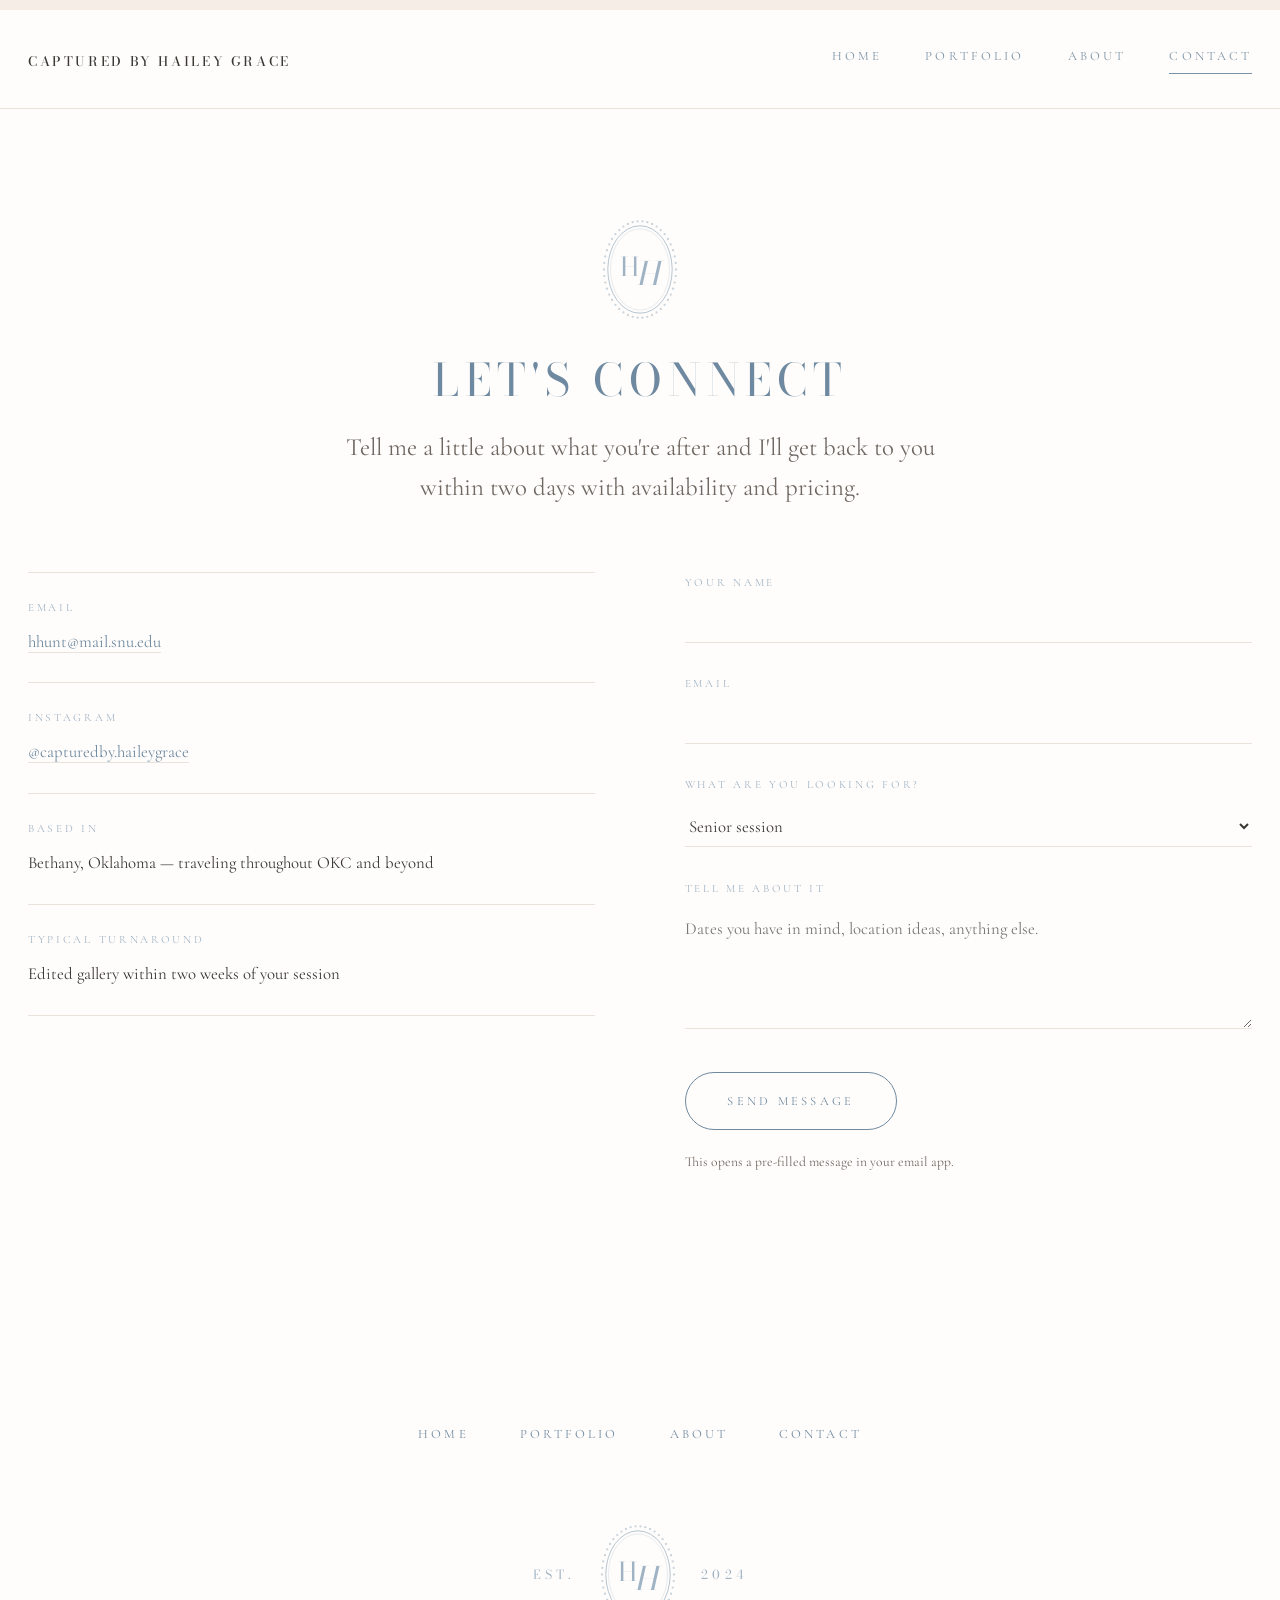
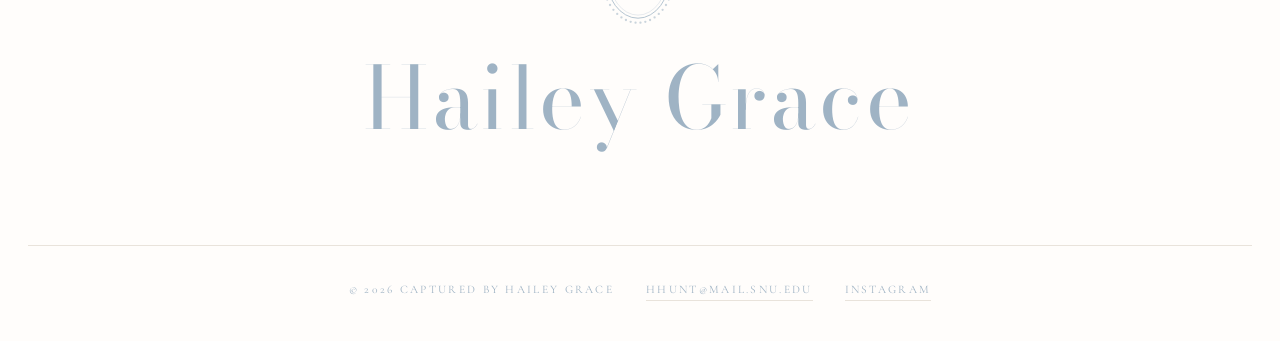
<file: contact.html>
<!DOCTYPE html>
<html lang="en">
<head>
<title>Contact — Captured by Hailey Grace</title>
<meta name="description" content="Book a senior session, couples shoot, or headshots with Hailey Grace in Oklahoma City.">
<meta charset="utf-8">
<meta name="viewport" content="width=device-width, initial-scale=1">
<link rel="icon" href="data:image/svg+xml,<svg xmlns='http://www.w3.org/2000/svg' viewBox='0 0 100 100'><rect width='100' height='100' fill='%23FFFDFB'/><text x='50' y='70' text-anchor='middle' font-family='Didot,serif' font-size='58' fill='%236E89A0'>H</text></svg>">
<link rel="preconnect" href="https://fonts.googleapis.com">
<link rel="preconnect" href="https://fonts.gstatic.com" crossorigin>
<link href="https://fonts.googleapis.com/css2?family=Bodoni+Moda:ital,opsz,wght@0,6..96,400;0,6..96,500;1,6..96,400&family=Cormorant+Garamond:ital,wght@0,300;0,400;0,500;1,400&display=swap" rel="stylesheet">
<link rel="stylesheet" href="css/styles.css">
</head>
<body>
<a class="skip-link" href="#main">Skip to content</a>
<div class="topbar"></div>

<header class="site-header site-header--solid">
  <div class="wrap site-header__inner">
    <a class="brandmark" href="index.html">Captured by Hailey Grace</a>
    <button class="nav-toggle" type="button" aria-expanded="false" aria-controls="primary-nav">
      <span></span><span class="visually-hidden">Menu</span>
    </button>
    <nav class="nav" id="primary-nav" aria-label="Primary">
      <a href="index.html">Home</a>
      <a href="work.html">Portfolio</a>
      <a href="about.html">About</a>
      <a href="contact.html" aria-current="page">Contact</a>
    </nav>
  </div>
</header>

<main id="main">
  <section class="wrap page-head">
    <svg class="crest" viewBox="0 0 120 150" aria-hidden="true" focusable="false">
  <g fill="currentColor" opacity=".55"><circle cx="107.00" cy="75.00" r="1.5"/><circle cx="106.56" cy="83.58" r="1.5"/><circle cx="105.26" cy="92.00" r="1.5"/><circle cx="103.11" cy="100.10" r="1.5"/><circle cx="100.16" cy="107.73" r="1.5"/><circle cx="96.46" cy="114.76" r="1.5"/><circle cx="92.08" cy="121.04" r="1.5"/><circle cx="87.10" cy="126.47" r="1.5"/><circle cx="81.62" cy="130.94" r="1.5"/><circle cx="75.74" cy="134.36" r="1.5"/><circle cx="69.56" cy="136.68" r="1.5"/><circle cx="63.21" cy="137.85" r="1.5"/><circle cx="56.79" cy="137.85" r="1.5"/><circle cx="50.44" cy="136.68" r="1.5"/><circle cx="44.26" cy="134.36" r="1.5"/><circle cx="38.38" cy="130.94" r="1.5"/><circle cx="32.90" cy="126.47" r="1.5"/><circle cx="27.92" cy="121.04" r="1.5"/><circle cx="23.54" cy="114.76" r="1.5"/><circle cx="19.84" cy="107.73" r="1.5"/><circle cx="16.89" cy="100.10" r="1.5"/><circle cx="14.74" cy="92.00" r="1.5"/><circle cx="13.44" cy="83.58" r="1.5"/><circle cx="13.00" cy="75.00" r="1.5"/><circle cx="13.44" cy="66.42" r="1.5"/><circle cx="14.74" cy="58.00" r="1.5"/><circle cx="16.89" cy="49.90" r="1.5"/><circle cx="19.84" cy="42.27" r="1.5"/><circle cx="23.54" cy="35.24" r="1.5"/><circle cx="27.92" cy="28.96" r="1.5"/><circle cx="32.90" cy="23.53" r="1.5"/><circle cx="38.38" cy="19.06" r="1.5"/><circle cx="44.26" cy="15.64" r="1.5"/><circle cx="50.44" cy="13.32" r="1.5"/><circle cx="56.79" cy="12.15" r="1.5"/><circle cx="63.21" cy="12.15" r="1.5"/><circle cx="69.56" cy="13.32" r="1.5"/><circle cx="75.74" cy="15.64" r="1.5"/><circle cx="81.62" cy="19.06" r="1.5"/><circle cx="87.10" cy="23.53" r="1.5"/><circle cx="92.08" cy="28.96" r="1.5"/><circle cx="96.46" cy="35.24" r="1.5"/><circle cx="100.16" cy="42.27" r="1.5"/><circle cx="103.11" cy="49.90" r="1.5"/><circle cx="105.26" cy="58.00" r="1.5"/><circle cx="106.56" cy="66.42" r="1.5"/></g>
  <ellipse cx="60" cy="75" rx="42" ry="57" fill="none" stroke="currentColor" stroke-width="1"/>
  <ellipse cx="60" cy="75" rx="38.5" ry="53" fill="none" stroke="currentColor" stroke-width=".55" opacity=".6"/>
  <text x="46" y="84" text-anchor="middle" font-family="Bodoni Moda, Didot, serif"
        font-size="34" font-weight="400" fill="currentColor">H</text>
  <text x="72" y="95" text-anchor="middle" font-family="Bodoni Moda, Didot, serif"
        font-size="42" font-style="italic" font-weight="400" fill="currentColor">H</text>
</svg>
    <h1 class="display">Let's Connect</h1>
    <p class="script">Tell me a little about what you're after and I'll get back to you<br>within two days with availability and pricing.</p>
  </section>

  <section class="wrap" style="padding-bottom:var(--section);">
    <div class="contact-grid">
      <div>
        <ul class="detail-list">
          <li>
            <dt>Email</dt>
            <dd><a class="link" href="mailto:hhunt@mail.snu.edu">hhunt@mail.snu.edu</a></dd>
          </li>
          <li>
            <dt>Instagram</dt>
            <dd><a class="link" href="https://instagram.com/capturedby.haileygrace" target="_blank" rel="noopener">@capturedby.haileygrace</a></dd>
          </li>
          <li>
            <dt>Based in</dt>
            <dd>Bethany, Oklahoma — traveling throughout OKC and beyond</dd>
          </li>
          <li>
            <dt>Typical turnaround</dt>
            <dd>Edited gallery within two weeks of your session</dd>
          </li>
        </ul>
      </div>

      <div>
        <form id="booking-form" novalidate>
          <div class="field">
            <label for="name">Your name</label>
            <input type="text" id="name" name="name" autocomplete="name" required>
          </div>
          <div class="field">
            <label for="email">Email</label>
            <input type="email" id="email" name="email" autocomplete="email" required>
          </div>
          <div class="field">
            <label for="kind">What are you looking for?</label>
            <select id="kind" name="kind">
              <option>Senior session</option>
              <option>Couples session</option>
              <option>Headshots</option>
              <option>Event</option>
              <option>Something else</option>
            </select>
          </div>
          <div class="field">
            <label for="message">Tell me about it</label>
            <textarea id="message" name="message"
                      placeholder="Dates you have in mind, location ideas, anything else."></textarea>
          </div>
          <button class="pill" type="submit">Send message</button>
          <p class="muted" style="font-size:.85rem;margin-top:1.2rem;">
            This opens a pre-filled message in your email app.
          </p>
          <p id="form-status" role="status" class="muted" style="font-size:.9rem;margin-top:.6rem;"></p>
        </form>
      </div>
    </div>
  </section>
</main>

<footer class="site-footer">
  <div class="wrap">
    <nav class="footer__nav" aria-label="Footer">
      <a href="index.html">Home</a>
      <a href="work.html">Portfolio</a>
      <a href="about.html">About</a>
      <a href="contact.html">Contact</a>
    </nav>
    <div class="crest-line">
      <span class="est">Est.</span>
      <svg class="crest" viewBox="0 0 120 150" aria-hidden="true" focusable="false">
  <g fill="currentColor" opacity=".55"><circle cx="107.00" cy="75.00" r="1.5"/><circle cx="106.56" cy="83.58" r="1.5"/><circle cx="105.26" cy="92.00" r="1.5"/><circle cx="103.11" cy="100.10" r="1.5"/><circle cx="100.16" cy="107.73" r="1.5"/><circle cx="96.46" cy="114.76" r="1.5"/><circle cx="92.08" cy="121.04" r="1.5"/><circle cx="87.10" cy="126.47" r="1.5"/><circle cx="81.62" cy="130.94" r="1.5"/><circle cx="75.74" cy="134.36" r="1.5"/><circle cx="69.56" cy="136.68" r="1.5"/><circle cx="63.21" cy="137.85" r="1.5"/><circle cx="56.79" cy="137.85" r="1.5"/><circle cx="50.44" cy="136.68" r="1.5"/><circle cx="44.26" cy="134.36" r="1.5"/><circle cx="38.38" cy="130.94" r="1.5"/><circle cx="32.90" cy="126.47" r="1.5"/><circle cx="27.92" cy="121.04" r="1.5"/><circle cx="23.54" cy="114.76" r="1.5"/><circle cx="19.84" cy="107.73" r="1.5"/><circle cx="16.89" cy="100.10" r="1.5"/><circle cx="14.74" cy="92.00" r="1.5"/><circle cx="13.44" cy="83.58" r="1.5"/><circle cx="13.00" cy="75.00" r="1.5"/><circle cx="13.44" cy="66.42" r="1.5"/><circle cx="14.74" cy="58.00" r="1.5"/><circle cx="16.89" cy="49.90" r="1.5"/><circle cx="19.84" cy="42.27" r="1.5"/><circle cx="23.54" cy="35.24" r="1.5"/><circle cx="27.92" cy="28.96" r="1.5"/><circle cx="32.90" cy="23.53" r="1.5"/><circle cx="38.38" cy="19.06" r="1.5"/><circle cx="44.26" cy="15.64" r="1.5"/><circle cx="50.44" cy="13.32" r="1.5"/><circle cx="56.79" cy="12.15" r="1.5"/><circle cx="63.21" cy="12.15" r="1.5"/><circle cx="69.56" cy="13.32" r="1.5"/><circle cx="75.74" cy="15.64" r="1.5"/><circle cx="81.62" cy="19.06" r="1.5"/><circle cx="87.10" cy="23.53" r="1.5"/><circle cx="92.08" cy="28.96" r="1.5"/><circle cx="96.46" cy="35.24" r="1.5"/><circle cx="100.16" cy="42.27" r="1.5"/><circle cx="103.11" cy="49.90" r="1.5"/><circle cx="105.26" cy="58.00" r="1.5"/><circle cx="106.56" cy="66.42" r="1.5"/></g>
  <ellipse cx="60" cy="75" rx="42" ry="57" fill="none" stroke="currentColor" stroke-width="1"/>
  <ellipse cx="60" cy="75" rx="38.5" ry="53" fill="none" stroke="currentColor" stroke-width=".55" opacity=".6"/>
  <text x="46" y="84" text-anchor="middle" font-family="Bodoni Moda, Didot, serif"
        font-size="34" font-weight="400" fill="currentColor">H</text>
  <text x="72" y="95" text-anchor="middle" font-family="Bodoni Moda, Didot, serif"
        font-size="42" font-style="italic" font-weight="400" fill="currentColor">H</text>
</svg>
      <span class="est">2024</span>
    </div>
    <p class="footer__logo">Hailey Grace</p>
    <div class="footer__meta">
      <span>© <span id="year">2026</span> Captured by Hailey Grace</span>
      <a href="mailto:hhunt@mail.snu.edu">hhunt@mail.snu.edu</a>
      <a href="https://instagram.com/capturedby.haileygrace" target="_blank" rel="noopener">Instagram</a>
    </div>
  </div>
</footer>
<script>
document.getElementById("year").textContent = new Date().getFullYear();

/* No server needed: compose a pre-filled email from the form. */
(function () {
  var form   = document.getElementById("booking-form");
  var status = document.getElementById("form-status");
  var TO     = "hhunt@mail.snu.edu";

  form.addEventListener("submit", function (e) {
    e.preventDefault();
    var name = form.name.value.trim();
    var mail = form.email.value.trim();

    if (!name || !mail) {
      status.textContent = "Please add your name and email first.";
      return;
    }

    var subject = form.kind.value + " inquiry — " + name;
    var body = [
      "Name: "  + name,
      "Email: " + mail,
      "Type: "  + form.kind.value,
      "",
      form.message.value.trim()
    ].join("\n");

    status.textContent = "Opening your email app…";
    window.location.href =
      "mailto:" + TO +
      "?subject=" + encodeURIComponent(subject) +
      "&body="    + encodeURIComponent(body);
  });
})();
</script>
<script src="js/main.js"></script>
</body>
</html>
</file>
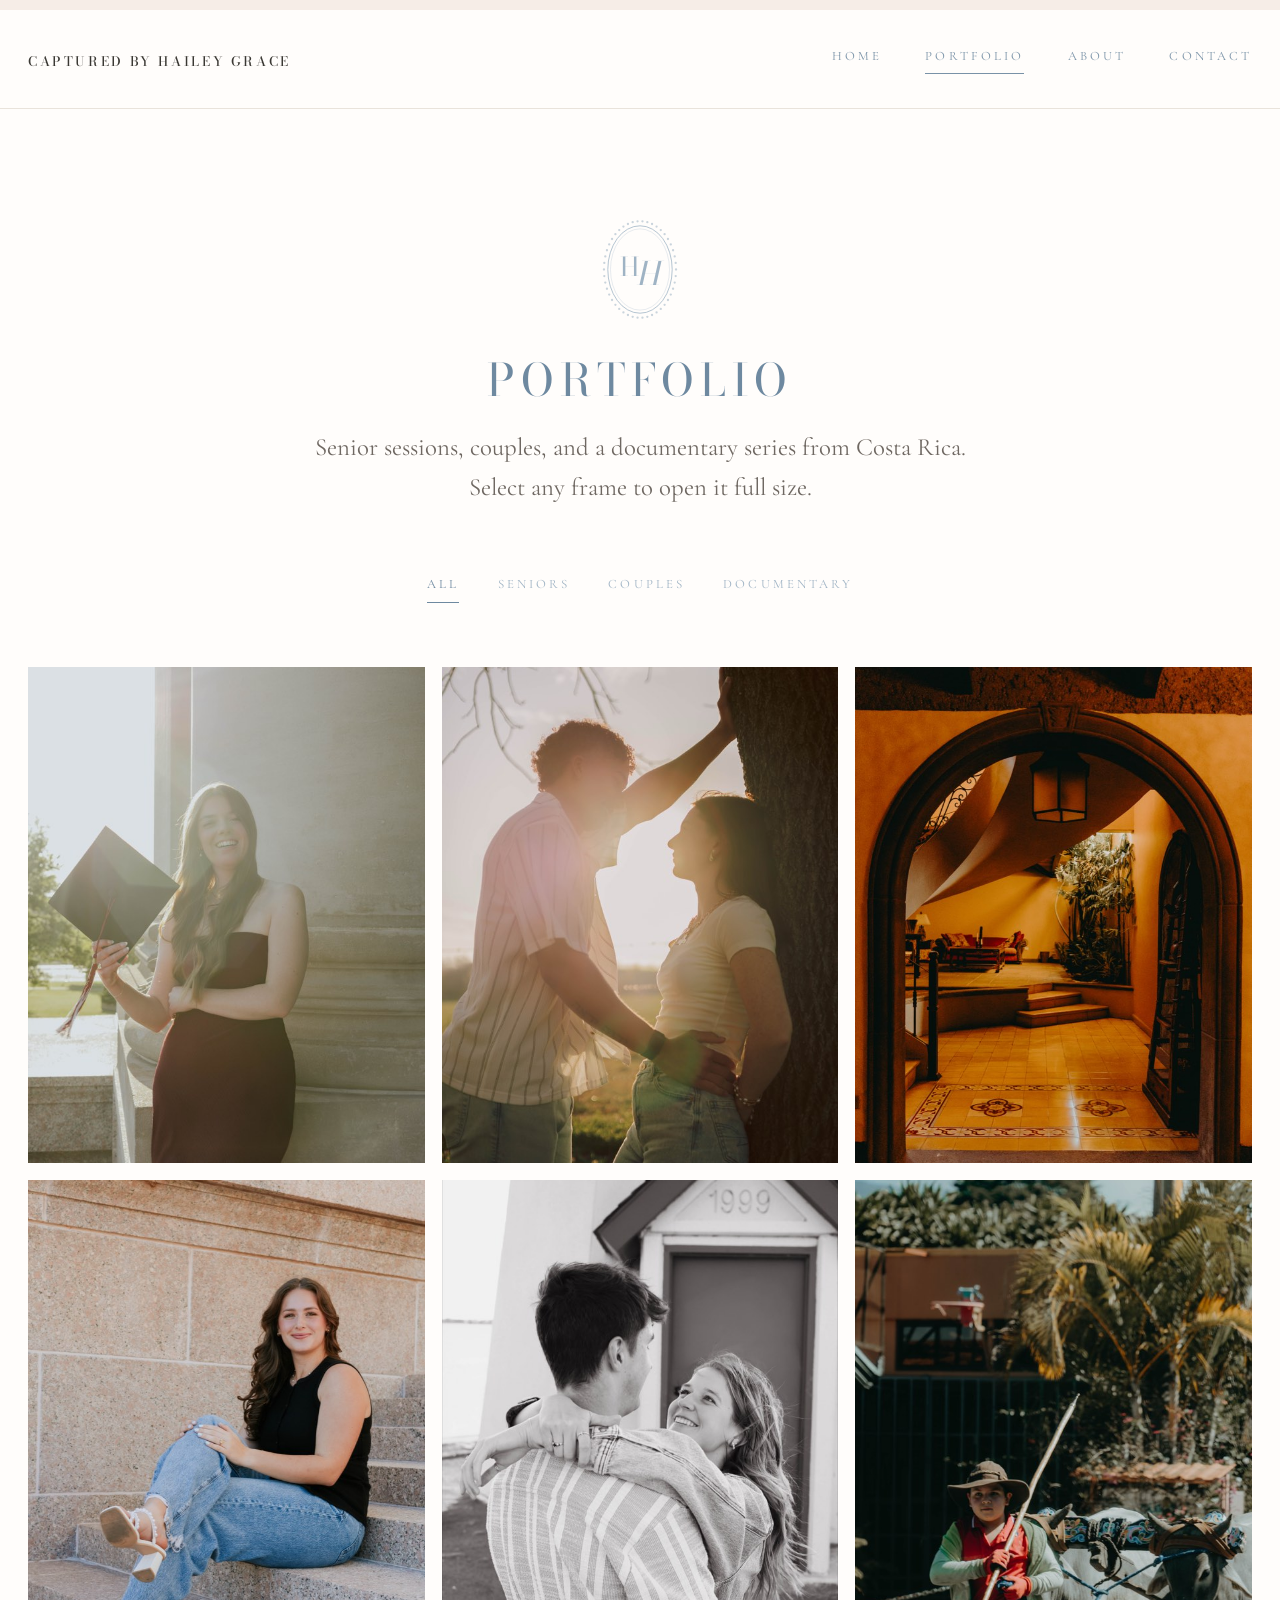
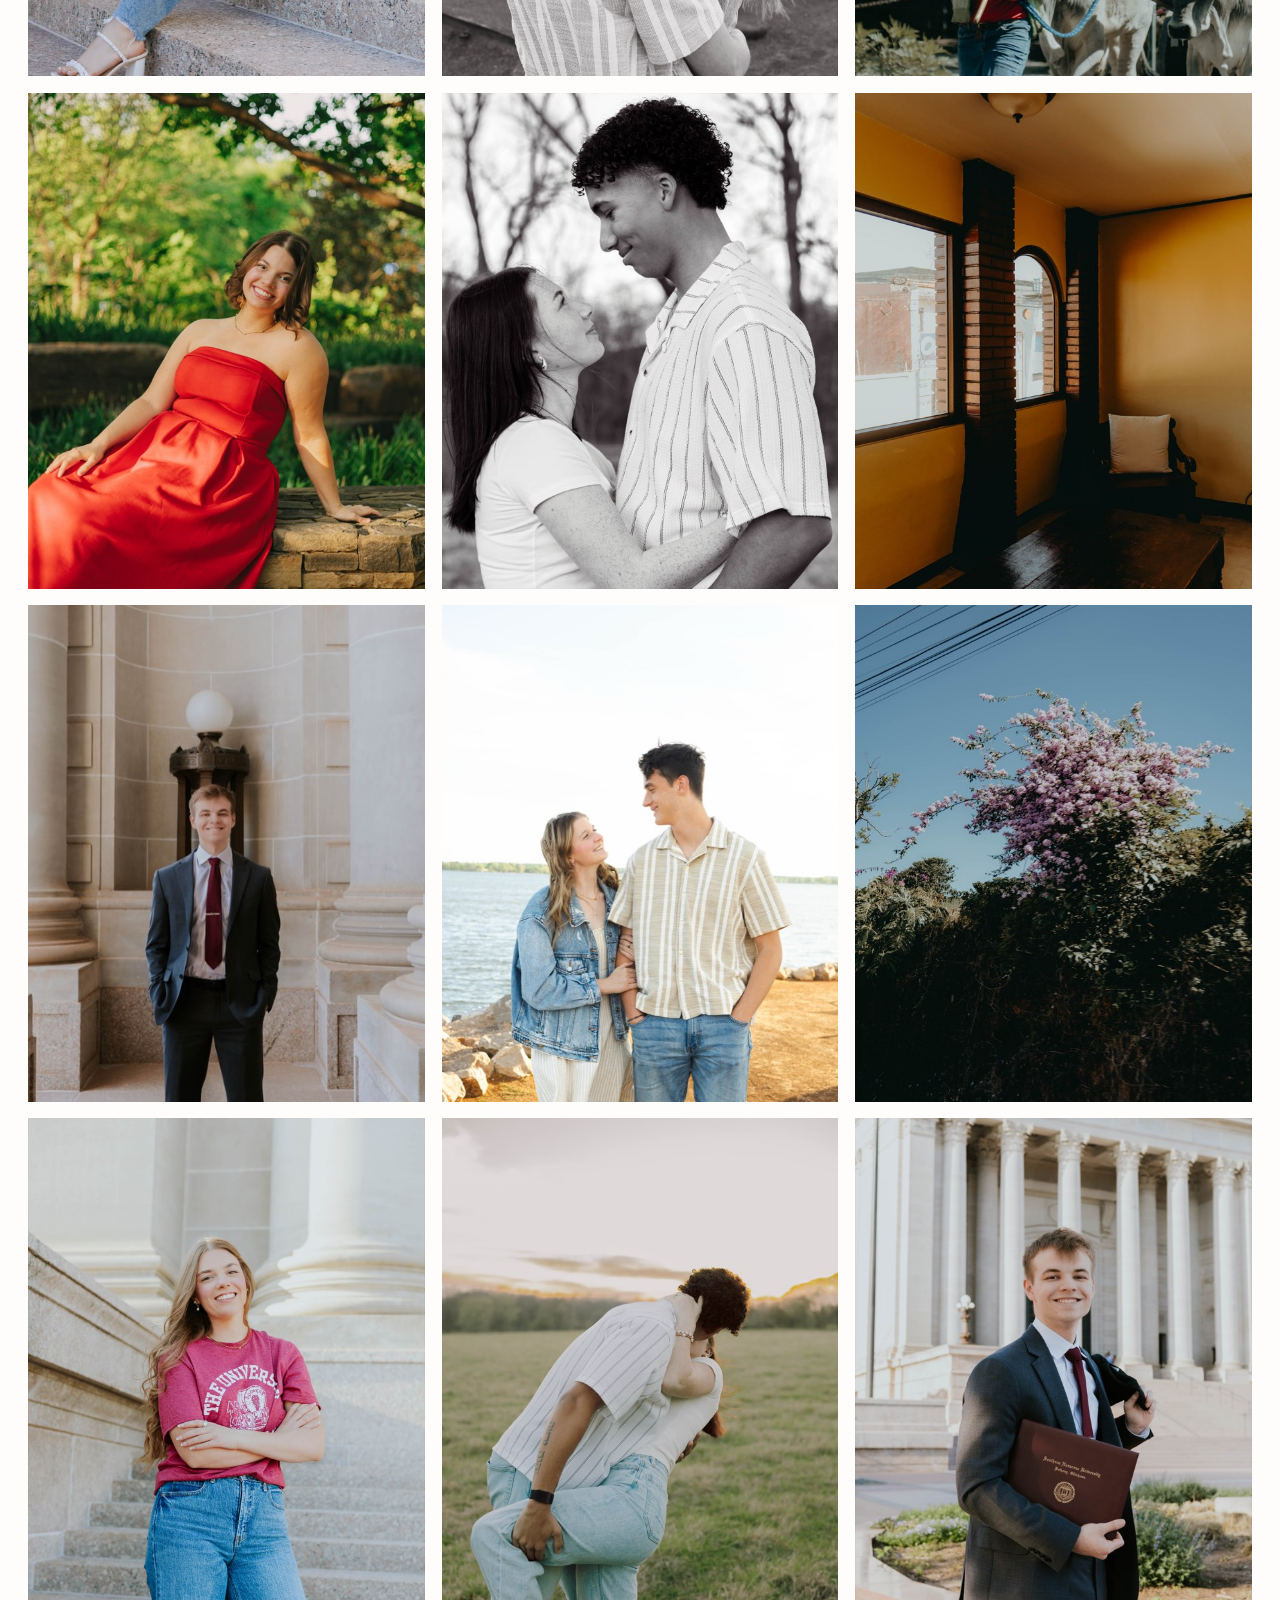
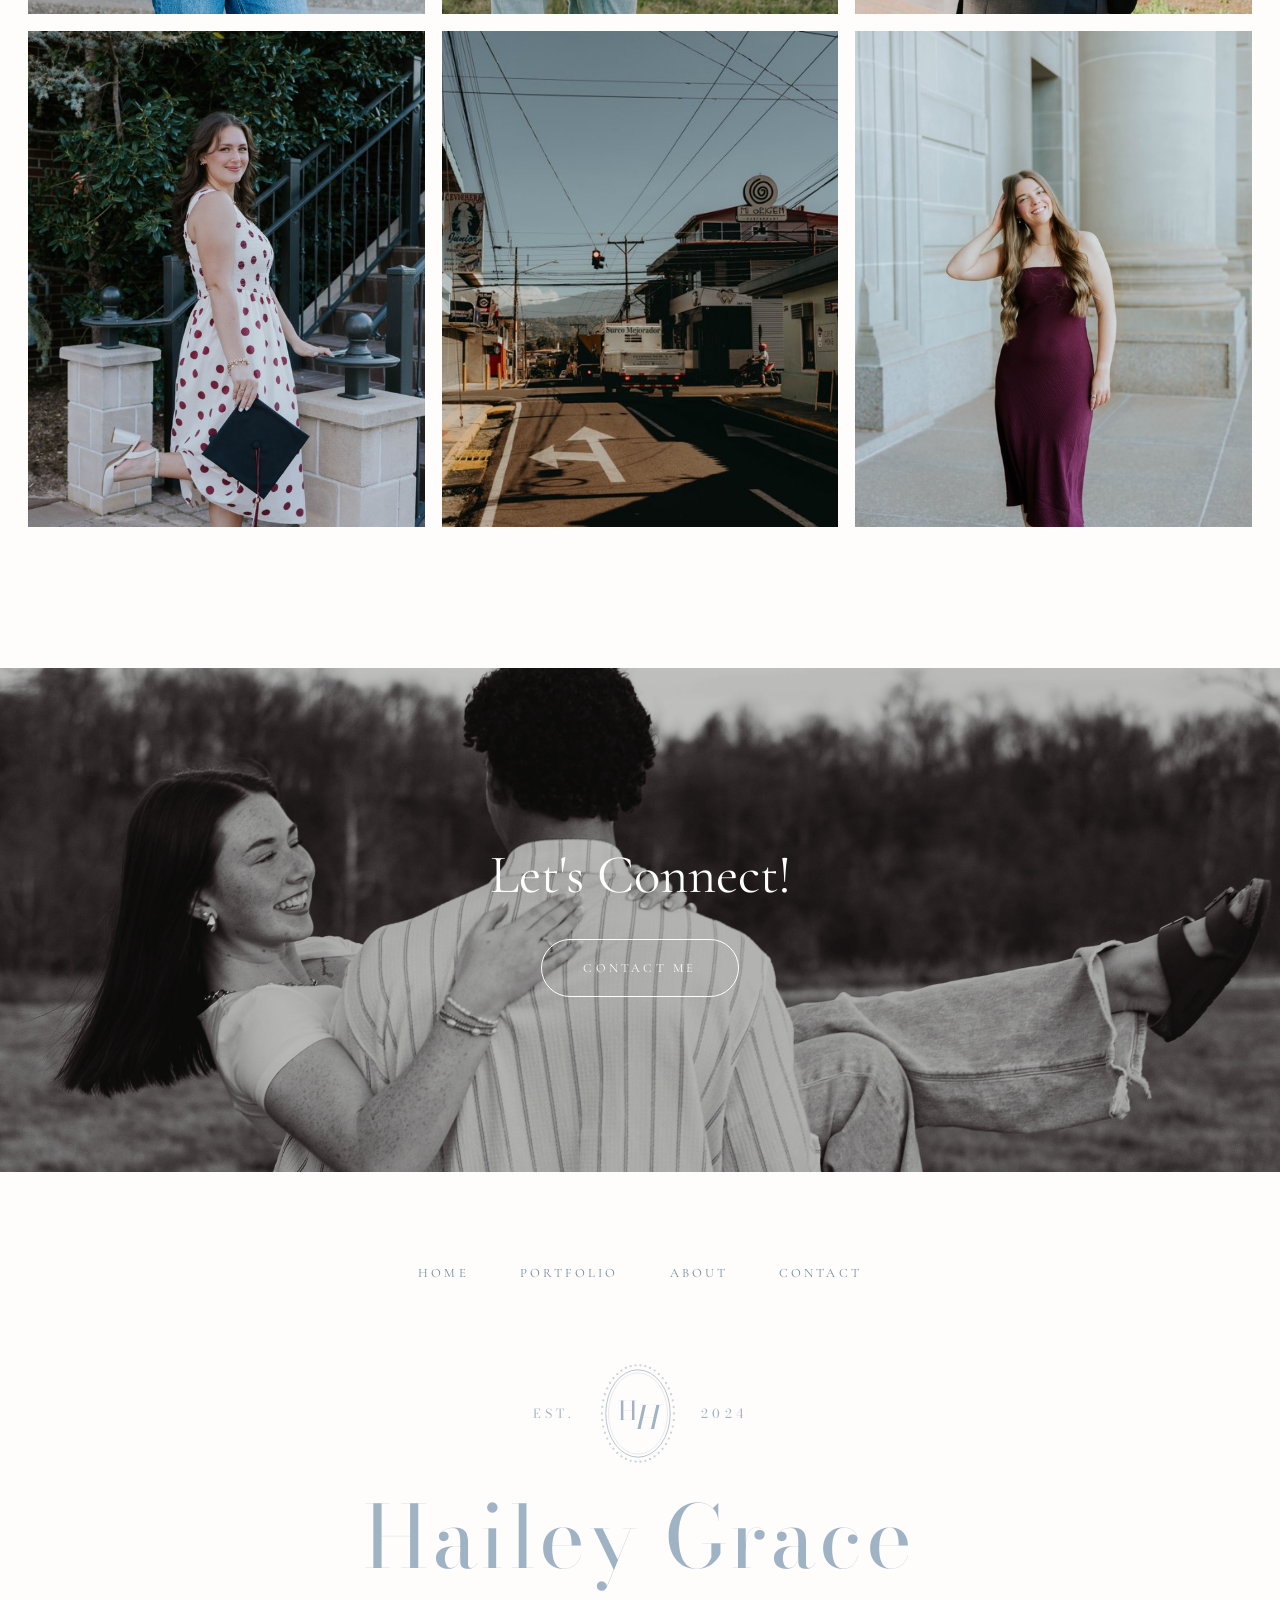
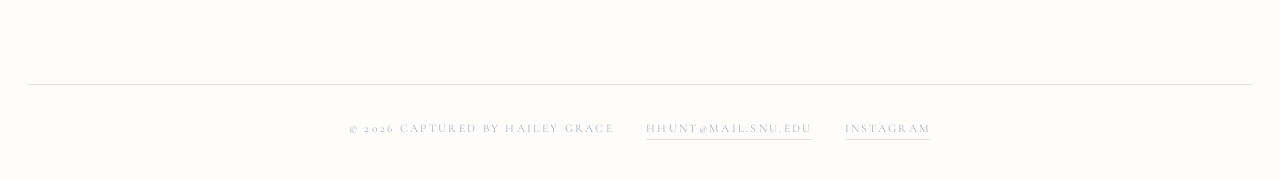
<file: work.html>
<!DOCTYPE html>
<html lang="en">
<head>
<title>Portfolio — Captured by Hailey Grace</title>
<meta name="description" content="Senior sessions, couples, and documentary photography by Hailey Grace in Oklahoma City.">
<meta charset="utf-8">
<meta name="viewport" content="width=device-width, initial-scale=1">
<link rel="icon" href="data:image/svg+xml,<svg xmlns='http://www.w3.org/2000/svg' viewBox='0 0 100 100'><rect width='100' height='100' fill='%23FFFDFB'/><text x='50' y='70' text-anchor='middle' font-family='Didot,serif' font-size='58' fill='%236E89A0'>H</text></svg>">
<link rel="preconnect" href="https://fonts.googleapis.com">
<link rel="preconnect" href="https://fonts.gstatic.com" crossorigin>
<link href="https://fonts.googleapis.com/css2?family=Bodoni+Moda:ital,opsz,wght@0,6..96,400;0,6..96,500;1,6..96,400&family=Cormorant+Garamond:ital,wght@0,300;0,400;0,500;1,400&display=swap" rel="stylesheet">
<link rel="stylesheet" href="css/styles.css">
</head>
<body>
<a class="skip-link" href="#main">Skip to content</a>
<div class="topbar"></div>

<header class="site-header site-header--solid">
  <div class="wrap site-header__inner">
    <a class="brandmark" href="index.html">Captured by Hailey Grace</a>
    <button class="nav-toggle" type="button" aria-expanded="false" aria-controls="primary-nav">
      <span></span><span class="visually-hidden">Menu</span>
    </button>
    <nav class="nav" id="primary-nav" aria-label="Primary">
      <a href="index.html">Home</a>
      <a href="work.html" aria-current="page">Portfolio</a>
      <a href="about.html">About</a>
      <a href="contact.html">Contact</a>
    </nav>
  </div>
</header>

<main id="main">
  <section class="wrap page-head">
    <svg class="crest" viewBox="0 0 120 150" aria-hidden="true" focusable="false">
  <g fill="currentColor" opacity=".55"><circle cx="107.00" cy="75.00" r="1.5"/><circle cx="106.56" cy="83.58" r="1.5"/><circle cx="105.26" cy="92.00" r="1.5"/><circle cx="103.11" cy="100.10" r="1.5"/><circle cx="100.16" cy="107.73" r="1.5"/><circle cx="96.46" cy="114.76" r="1.5"/><circle cx="92.08" cy="121.04" r="1.5"/><circle cx="87.10" cy="126.47" r="1.5"/><circle cx="81.62" cy="130.94" r="1.5"/><circle cx="75.74" cy="134.36" r="1.5"/><circle cx="69.56" cy="136.68" r="1.5"/><circle cx="63.21" cy="137.85" r="1.5"/><circle cx="56.79" cy="137.85" r="1.5"/><circle cx="50.44" cy="136.68" r="1.5"/><circle cx="44.26" cy="134.36" r="1.5"/><circle cx="38.38" cy="130.94" r="1.5"/><circle cx="32.90" cy="126.47" r="1.5"/><circle cx="27.92" cy="121.04" r="1.5"/><circle cx="23.54" cy="114.76" r="1.5"/><circle cx="19.84" cy="107.73" r="1.5"/><circle cx="16.89" cy="100.10" r="1.5"/><circle cx="14.74" cy="92.00" r="1.5"/><circle cx="13.44" cy="83.58" r="1.5"/><circle cx="13.00" cy="75.00" r="1.5"/><circle cx="13.44" cy="66.42" r="1.5"/><circle cx="14.74" cy="58.00" r="1.5"/><circle cx="16.89" cy="49.90" r="1.5"/><circle cx="19.84" cy="42.27" r="1.5"/><circle cx="23.54" cy="35.24" r="1.5"/><circle cx="27.92" cy="28.96" r="1.5"/><circle cx="32.90" cy="23.53" r="1.5"/><circle cx="38.38" cy="19.06" r="1.5"/><circle cx="44.26" cy="15.64" r="1.5"/><circle cx="50.44" cy="13.32" r="1.5"/><circle cx="56.79" cy="12.15" r="1.5"/><circle cx="63.21" cy="12.15" r="1.5"/><circle cx="69.56" cy="13.32" r="1.5"/><circle cx="75.74" cy="15.64" r="1.5"/><circle cx="81.62" cy="19.06" r="1.5"/><circle cx="87.10" cy="23.53" r="1.5"/><circle cx="92.08" cy="28.96" r="1.5"/><circle cx="96.46" cy="35.24" r="1.5"/><circle cx="100.16" cy="42.27" r="1.5"/><circle cx="103.11" cy="49.90" r="1.5"/><circle cx="105.26" cy="58.00" r="1.5"/><circle cx="106.56" cy="66.42" r="1.5"/></g>
  <ellipse cx="60" cy="75" rx="42" ry="57" fill="none" stroke="currentColor" stroke-width="1"/>
  <ellipse cx="60" cy="75" rx="38.5" ry="53" fill="none" stroke="currentColor" stroke-width=".55" opacity=".6"/>
  <text x="46" y="84" text-anchor="middle" font-family="Bodoni Moda, Didot, serif"
        font-size="34" font-weight="400" fill="currentColor">H</text>
  <text x="72" y="95" text-anchor="middle" font-family="Bodoni Moda, Didot, serif"
        font-size="42" font-style="italic" font-weight="400" fill="currentColor">H</text>
</svg>
    <h1 class="display">Portfolio</h1>
    <p class="script">Senior sessions, couples, and a documentary series from Costa Rica.<br>Select any frame to open it full size.</p>
  </section>

  <section class="wrap" style="padding-bottom:var(--section);">
    <div class="filters" role="group" aria-label="Filter portfolio by category">
      <button type="button" data-filter="all" aria-pressed="true">All</button>
      <button type="button" data-filter="seniors" aria-pressed="false">Seniors</button>
      <button type="button" data-filter="couples" aria-pressed="false">Couples</button>
      <button type="button" data-filter="travel" aria-pressed="false">Documentary</button>
    </div>
    <div class="gallery">
        <!-- Seniors -->
        <button class="shot" type="button" data-category="seniors"
                data-full="images/full/senior-mallory-01.jpg" data-caption="Mallory · Senior Session">
          <img src="images/grid/senior-mallory-01.jpg" loading="lazy"
               alt="A graduate in a black dress holding her cap, backlit by late afternoon sun.">
        </button>
        <button class="shot" type="button" data-category="couples"
                data-full="images/full/couple-kaseton-01.jpg" data-caption="Kaseton &amp; Emma · Couples">
          <img src="images/grid/couple-kaseton-01.jpg" loading="lazy"
               alt="A couple leaning against a tree in golden hour backlight.">
        </button>
        <button class="shot" type="button" data-category="travel"
                data-full="images/full/travel-costa-01.jpg" data-caption="Costa Rica · Documentary">
          <img src="images/grid/travel-costa-01.jpg" loading="lazy"
               alt="A warm ochre archway opening onto a tiled courtyard.">
        </button>
        <button class="shot" type="button" data-category="seniors"
                data-full="images/full/senior-grace-01.jpg" data-caption="Grace · Senior Session">
          <img src="images/grid/senior-grace-01.jpg" loading="lazy"
               alt="A senior seated on stone steps in jeans and a black top, smiling.">
        </button>
        <button class="shot" type="button" data-category="couples"
                data-full="images/full/couple-jill-02.jpg" data-caption="Jill &amp; Griffin · Couples">
          <img src="images/grid/couple-jill-02.jpg" loading="lazy"
               alt="Black and white photo of a couple embracing outside a lighthouse.">
        </button>
        <button class="shot" type="button" data-category="travel"
                data-full="images/full/travel-costa-04.jpg" data-caption="Costa Rica · Documentary">
          <img src="images/grid/travel-costa-04.jpg" loading="lazy"
               alt="A farmer in a straw hat leading a pair of oxen down a village street.">
        </button>
        <button class="shot" type="button" data-category="seniors"
                data-full="images/full/senior-ryleigh-01.jpg" data-caption="Ryleigh · Senior Session">
          <img src="images/grid/senior-ryleigh-01.jpg" loading="lazy"
               alt="A senior in a red dress seated on a stone ledge in a garden.">
        </button>
        <button class="shot" type="button" data-category="couples"
                data-full="images/full/couple-kaseton-02.jpg" data-caption="Kaseton &amp; Emma · Couples">
          <img src="images/grid/couple-kaseton-02.jpg" loading="lazy"
               alt="Black and white portrait of a couple facing each other in an open field.">
        </button>
        <button class="shot" type="button" data-category="travel"
                data-full="images/full/travel-costa-02.jpg" data-caption="Costa Rica · Interiors">
          <img src="images/grid/travel-costa-02.jpg" loading="lazy"
               alt="A sunlit yellow room with arched windows and a wooden table.">
        </button>
        <button class="shot" type="button" data-category="seniors"
                data-full="images/full/senior-noah-01.jpg" data-caption="Noah · Senior Session">
          <img src="images/grid/senior-noah-01.jpg" loading="lazy"
               alt="A senior in a suit and burgundy tie standing between stone columns.">
        </button>
        <button class="shot" type="button" data-category="couples"
                data-full="images/full/couple-jill-01.jpg" data-caption="Jill &amp; Griffin · Couples">
          <img src="images/grid/couple-jill-01.jpg" loading="lazy"
               alt="A couple standing together on a rocky lakeshore, looking at each other.">
        </button>
        <button class="shot" type="button" data-category="travel"
                data-full="images/full/travel-costa-05.jpg" data-caption="Costa Rica · Documentary">
          <img src="images/grid/travel-costa-05.jpg" loading="lazy"
               alt="Pink bougainvillea in bloom against a deep blue sky.">
        </button>
        <button class="shot" type="button" data-category="seniors"
                data-full="images/full/senior-mallory-02.jpg" data-caption="Mallory · Senior Session">
          <img src="images/grid/senior-mallory-02.jpg" loading="lazy"
               alt="A senior in a maroon university tee standing on stone steps.">
        </button>
        <button class="shot" type="button" data-category="couples"
                data-full="images/full/couple-kaseton-03.jpg" data-caption="Kaseton &amp; Emma · Couples">
          <img src="images/grid/couple-kaseton-03.jpg" loading="lazy"
               alt="A couple embracing in an open field beneath a pale evening sky.">
        </button>
        <button class="shot" type="button" data-category="seniors"
                data-full="images/full/senior-noah-02.jpg" data-caption="Noah · Senior Session">
          <img src="images/grid/senior-noah-02.jpg" loading="lazy"
               alt="A smiling senior holding his diploma cover in front of the columns of the state capitol.">
        </button>
        <button class="shot" type="button" data-category="seniors"
                data-full="images/full/senior-grace-02.jpg" data-caption="Grace · Senior Session">
          <img src="images/grid/senior-grace-02.jpg" loading="lazy"
               alt="A senior in a polka dot dress on brick steps, holding a graduation cap.">
        </button>
        <button class="shot" type="button" data-category="travel"
                data-full="images/full/travel-costa-03.jpg" data-caption="Costa Rica · Street">
          <img src="images/grid/travel-costa-03.jpg" loading="lazy"
               alt="A quiet town street with power lines and mountains in the distance.">
        </button>
        <button class="shot" type="button" data-category="seniors"
                data-full="images/full/senior-mallory-03.jpg" data-caption="Mallory · Senior Session">
          <img src="images/grid/senior-mallory-03.jpg" loading="lazy"
               alt="A senior in a maroon dress standing against a limestone column.">
        </button>
      </div>
  </section>

  <section class="cta-band">
    <img src="images/cta.jpg" width="2400" height="1435" loading="lazy"
         alt="A couple together in an open field at golden hour.">
    <div class="cta-band__inner">
      <h2>Let's Connect!</h2>
      <a class="pill pill--white" href="contact.html">Contact me</a>
    </div>
  </section>
</main>

<footer class="site-footer">
  <div class="wrap">
    <nav class="footer__nav" aria-label="Footer">
      <a href="index.html">Home</a>
      <a href="work.html">Portfolio</a>
      <a href="about.html">About</a>
      <a href="contact.html">Contact</a>
    </nav>
    <div class="crest-line">
      <span class="est">Est.</span>
      <svg class="crest" viewBox="0 0 120 150" aria-hidden="true" focusable="false">
  <g fill="currentColor" opacity=".55"><circle cx="107.00" cy="75.00" r="1.5"/><circle cx="106.56" cy="83.58" r="1.5"/><circle cx="105.26" cy="92.00" r="1.5"/><circle cx="103.11" cy="100.10" r="1.5"/><circle cx="100.16" cy="107.73" r="1.5"/><circle cx="96.46" cy="114.76" r="1.5"/><circle cx="92.08" cy="121.04" r="1.5"/><circle cx="87.10" cy="126.47" r="1.5"/><circle cx="81.62" cy="130.94" r="1.5"/><circle cx="75.74" cy="134.36" r="1.5"/><circle cx="69.56" cy="136.68" r="1.5"/><circle cx="63.21" cy="137.85" r="1.5"/><circle cx="56.79" cy="137.85" r="1.5"/><circle cx="50.44" cy="136.68" r="1.5"/><circle cx="44.26" cy="134.36" r="1.5"/><circle cx="38.38" cy="130.94" r="1.5"/><circle cx="32.90" cy="126.47" r="1.5"/><circle cx="27.92" cy="121.04" r="1.5"/><circle cx="23.54" cy="114.76" r="1.5"/><circle cx="19.84" cy="107.73" r="1.5"/><circle cx="16.89" cy="100.10" r="1.5"/><circle cx="14.74" cy="92.00" r="1.5"/><circle cx="13.44" cy="83.58" r="1.5"/><circle cx="13.00" cy="75.00" r="1.5"/><circle cx="13.44" cy="66.42" r="1.5"/><circle cx="14.74" cy="58.00" r="1.5"/><circle cx="16.89" cy="49.90" r="1.5"/><circle cx="19.84" cy="42.27" r="1.5"/><circle cx="23.54" cy="35.24" r="1.5"/><circle cx="27.92" cy="28.96" r="1.5"/><circle cx="32.90" cy="23.53" r="1.5"/><circle cx="38.38" cy="19.06" r="1.5"/><circle cx="44.26" cy="15.64" r="1.5"/><circle cx="50.44" cy="13.32" r="1.5"/><circle cx="56.79" cy="12.15" r="1.5"/><circle cx="63.21" cy="12.15" r="1.5"/><circle cx="69.56" cy="13.32" r="1.5"/><circle cx="75.74" cy="15.64" r="1.5"/><circle cx="81.62" cy="19.06" r="1.5"/><circle cx="87.10" cy="23.53" r="1.5"/><circle cx="92.08" cy="28.96" r="1.5"/><circle cx="96.46" cy="35.24" r="1.5"/><circle cx="100.16" cy="42.27" r="1.5"/><circle cx="103.11" cy="49.90" r="1.5"/><circle cx="105.26" cy="58.00" r="1.5"/><circle cx="106.56" cy="66.42" r="1.5"/></g>
  <ellipse cx="60" cy="75" rx="42" ry="57" fill="none" stroke="currentColor" stroke-width="1"/>
  <ellipse cx="60" cy="75" rx="38.5" ry="53" fill="none" stroke="currentColor" stroke-width=".55" opacity=".6"/>
  <text x="46" y="84" text-anchor="middle" font-family="Bodoni Moda, Didot, serif"
        font-size="34" font-weight="400" fill="currentColor">H</text>
  <text x="72" y="95" text-anchor="middle" font-family="Bodoni Moda, Didot, serif"
        font-size="42" font-style="italic" font-weight="400" fill="currentColor">H</text>
</svg>
      <span class="est">2024</span>
    </div>
    <p class="footer__logo">Hailey Grace</p>
    <div class="footer__meta">
      <span>© <span id="year">2026</span> Captured by Hailey Grace</span>
      <a href="mailto:hhunt@mail.snu.edu">hhunt@mail.snu.edu</a>
      <a href="https://instagram.com/capturedby.haileygrace" target="_blank" rel="noopener">Instagram</a>
    </div>
  </div>
</footer>
<div class="lightbox" role="dialog" aria-modal="true" aria-label="Image viewer" aria-hidden="true">
  <button class="lightbox__btn lightbox__close" type="button" aria-label="Close">&times;</button>
  <button class="lightbox__btn lightbox__prev" type="button" aria-label="Previous image">&#8249;</button>
  <button class="lightbox__btn lightbox__next" type="button" aria-label="Next image">&#8250;</button>
  <div>
    <img alt="">
    <p class="lightbox__caption"></p>
  </div>
</div>
<script>document.getElementById("year").textContent = new Date().getFullYear();</script>
<script src="js/main.js"></script>
</body>
</html>
</file>
<file: css/styles.css>
/* ==========================================================================
   Captured by Hailey Hunt
   Warm white, dusty blue, sage. Didone display caps over a light serif body.
   Full-bleed photographs; type set wide and quiet.
   ========================================================================== */

:root {
  --paper:      #FFFDFB;
  --blush:      #F6EDE7;
  --sage:       #A6B39B;
  --sage-deep:  #79876B;
  --blue:       #6E89A0;   /* headings — passes AA on paper */
  --blue-soft:  #9FB3C4;
  --ink:        #3A3833;
  --body:       #6F6862;
  --line:       #E9E3DB;

  --display: "Bodoni Moda", Didot, "Times New Roman", serif;
  --serif:   "Cormorant Garamond", Georgia, serif;

  --gutter: 28px;
  --section: clamp(84px, 11vw, 168px);
  --maxw: 1320px;

  color-scheme: light;
}

/* --- Reset ------------------------------------------------------------- */
*, *::before, *::after { box-sizing: border-box; }
html { -webkit-text-size-adjust: 100%; scroll-behavior: smooth; }
body {
  margin: 0;
  background: var(--paper);
  color: var(--body);
  font-family: var(--serif);
  font-size: 18px;
  font-weight: 400;
  line-height: 1.95;
  -webkit-font-smoothing: antialiased;
  overflow-x: hidden;
}
figure, blockquote, dl, dd { margin: 0; }
img { display: block; max-width: 100%; height: auto; }
a { color: inherit; }
button { font: inherit; color: inherit; }

@media (prefers-reduced-motion: reduce) {
  html { scroll-behavior: auto; }
  *, *::before, *::after {
    animation-duration: .01ms !important;
    transition-duration: .01ms !important;
  }
}

/* --- Layout ------------------------------------------------------------ */
.wrap { width: 100%; max-width: var(--maxw); margin-inline: auto; padding-inline: var(--gutter); }
.wrap--narrow { max-width: 860px; }
.section { padding-block: var(--section); }

/* Thin blush rule across the very top of every page */
.topbar { height: 10px; background: var(--blush); }

/* --- Typography -------------------------------------------------------- */
h1, h2, h3, h4 { font-family: var(--display); font-weight: 400; margin: 0; line-height: 1.18; }

/* The signature move: wide letterspaced Didone capitals in dusty blue. */
.display {
  font-family: var(--display);
  font-weight: 400;
  text-transform: uppercase;
  letter-spacing: .13em;
  line-height: 1.3;
  color: var(--blue);
  font-size: clamp(1.6rem, 3.5vw, 3.1rem);
}
.display--ink { color: var(--ink); }
.display--white { color: #fff; }

.script {
  font-family: var(--serif);
  font-size: clamp(1.15rem, 2vw, 1.55rem);
  font-weight: 400;
  line-height: 1.6;
  color: var(--body);
}

.est {
  font-family: var(--display);
  font-size: .78rem;
  letter-spacing: .34em;
  text-transform: uppercase;
  color: var(--blue-soft);
}

p { margin: 0 0 1.2em; }
p:last-child { margin-bottom: 0; }
.lede { font-size: 1.12rem; line-height: 1.85; }
.muted { color: var(--body); }

/* --- Crest ------------------------------------------------------------- */
.crest { display: block; width: 92px; height: auto; color: var(--blue-soft); }
.crest--center { margin-inline: auto; }
.crest--sm { width: 66px; }

/* Crest flanked by EST. / year */
.crest-line {
  display: flex;
  align-items: center;
  justify-content: center;
  gap: 1.1rem;
}
.crest-line .est { white-space: nowrap; }

/* --- Buttons ----------------------------------------------------------- */
.pill {
  display: inline-block;
  padding: 1rem 2.6rem;
  border: 1px solid currentColor;
  border-radius: 100px;
  font-family: var(--serif);
  font-size: .78rem;
  letter-spacing: .26em;
  text-transform: uppercase;
  text-decoration: none;
  color: var(--blue);
  background: none;
  cursor: pointer;
  transition: background .4s ease, color .4s ease, border-color .4s ease;
}
.pill:hover { background: var(--blue); border-color: var(--blue); color: #fff; }
.pill--white { color: #fff; }
.pill--white:hover { background: #fff; border-color: #fff; color: var(--ink); }
.pill--sage { color: var(--sage-deep); }
.pill--sage:hover { background: var(--sage-deep); border-color: var(--sage-deep); color: #fff; }

.btn-row { display: flex; flex-wrap: wrap; gap: 1.4rem; margin-top: 2.4rem; }
.btn-row--center { justify-content: center; }

.link {
  color: var(--blue);
  text-decoration: none;
  border-bottom: 1px solid var(--line);
  transition: border-color .3s ease;
}
.link:hover { border-color: var(--blue); }

/* --- Header ------------------------------------------------------------ */
.site-header {
  position: absolute;
  top: 10px; left: 0; right: 0;
  z-index: 60;
}
.site-header--solid {
  position: relative;
  top: 0;
  background: var(--paper);
  border-bottom: 1px solid var(--line);
}
.site-header__inner {
  display: flex;
  align-items: flex-start;
  justify-content: space-between;
  gap: 2rem;
  padding-block: 2.1rem;
}
.brandmark {
  font-family: var(--display);
  font-size: .82rem;
  font-weight: 500;
  letter-spacing: .2em;
  text-transform: uppercase;
  text-decoration: none;
  color: #fff;
  white-space: nowrap;
  padding-top: .35rem;
}
.site-header--solid .brandmark { color: var(--ink); }

.nav {
  display: flex;
  flex-wrap: wrap;
  justify-content: flex-end;
  gap: .9rem clamp(1.6rem, 3.4vw, 3.2rem);
  max-width: 62%;
}
.nav a {
  font-family: var(--serif);
  font-size: .8rem;
  letter-spacing: .24em;
  text-transform: uppercase;
  text-decoration: none;
  color: #fff;
  padding-bottom: .3rem;
  border-bottom: 1px solid transparent;
  transition: border-color .35s ease, opacity .3s ease;
  opacity: .92;
}
.nav a:hover { opacity: 1; border-bottom-color: currentColor; }
.nav a[aria-current="page"] { border-bottom-color: currentColor; }
.site-header--solid .nav a { color: var(--blue); }

.nav-toggle {
  display: none;
  width: 34px; height: 30px;
  border: 0; background: none; cursor: pointer; padding: 0;
  position: relative;
}
.nav-toggle span,
.nav-toggle span::before,
.nav-toggle span::after {
  content: "";
  position: absolute;
  left: 50%; translate: -50% 0;
  width: 22px; height: 1px;
  background: #fff;
  transition: transform .35s ease, opacity .2s ease;
}
.site-header--solid .nav-toggle span,
.site-header--solid .nav-toggle span::before,
.site-header--solid .nav-toggle span::after { background: var(--ink); }
.nav-toggle span { top: 50%; }
.nav-toggle span::before { top: -7px; left: 0; translate: 0 0; }
.nav-toggle span::after  { top:  7px; left: 0; translate: 0 0; }
.nav-toggle[aria-expanded="true"] span { background: transparent; }
.nav-toggle[aria-expanded="true"] span::before { transform: translateY(7px) rotate(45deg); }
.nav-toggle[aria-expanded="true"] span::after  { transform: translateY(-7px) rotate(-45deg); }

@media (max-width: 900px) {
  .nav-toggle { display: block; }
  .nav {
    position: fixed;
    inset: 0 0 auto 0;
    max-width: none;
    flex-direction: column;
    align-items: center;
    justify-content: center;
    gap: 0;
    background: var(--paper);
    padding: 5.5rem var(--gutter) 2.5rem;
    transform: translateY(-105%);
    transition: transform .5s cubic-bezier(.4,0,.2,1);
    z-index: 59;
  }
  .nav.is-open { transform: translateY(0); }
  .nav a, .site-header--solid .nav a {
    color: var(--blue);
    width: 100%;
    text-align: center;
    padding-block: 1.1rem;
    border-bottom: 1px solid var(--line);
  }
  .nav a:last-child { border-bottom: 0; }
}

/* --- Full-viewport hero ------------------------------------------------ */
.hero-full { position: relative; height: calc(100svh - 10px); min-height: 540px; overflow: hidden; }
.hero-full img { width: 100%; height: 100%; object-fit: cover; object-position: center 42%; }
.hero-full::after {
  content: "";
  position: absolute; inset: 0;
  background: linear-gradient(to bottom, rgba(40,38,34,.34) 0%, rgba(40,38,34,.12) 38%, rgba(40,38,34,.22) 100%);
}
.hero-full__name {
  position: absolute;
  left: 50%; top: 52%;
  translate: -50% -50%;
  z-index: 2;
  width: 100%;
  padding-inline: var(--gutter);
  text-align: center;
  font-family: var(--display);
  font-weight: 300;
  letter-spacing: .02em;
  line-height: 1;
  color: #fff;
  font-size: clamp(2.1rem, 9vw, 8.5rem);
  text-shadow: 0 2px 36px rgba(0,0,0,.22);
}

/* --- Statement + scattered photographs --------------------------------- */
.statement { position: relative; text-align: center; }
.statement__inner { max-width: 760px; margin-inline: auto; position: relative; z-index: 2; }
.statement .crest { margin: 0 auto 1.8rem; }
.statement .display { margin-bottom: 1.6rem; }
.statement .script { margin-bottom: 1rem; }

.scatter { position: absolute; inset: 0; pointer-events: none; }
.scatter img { position: absolute; width: clamp(140px, 15vw, 218px); box-shadow: 0 10px 34px rgba(58,56,51,.09); }
.scatter img:nth-child(1) { left: 2%;  top: 16%; }
.scatter img:nth-child(2) { right: 8%; top: 4%; }
.scatter img:nth-child(3) { right: 1%; top: 40%; }
@media (max-width: 1080px) { .scatter { display: none; } }

/* --- Sage band --------------------------------------------------------- */
.band { background: var(--sage); padding-block: clamp(56px, 7vw, 96px); }
.band__grid {
  display: grid;
  grid-template-columns: 1fr 1fr;
  gap: clamp(28px, 4vw, 64px);
  align-items: stretch;
}
.band__grid > * { min-width: 0; }
.band__card {
  background: var(--paper);
  padding: clamp(2.4rem, 4vw, 4rem) clamp(1.8rem, 3.5vw, 3.4rem);
  text-align: center;
  display: flex;
  flex-direction: column;
  align-items: center;
  justify-content: center;
}
.band__card .crest-line { margin-bottom: 1.2rem; }
.band__logo {
  font-family: var(--display);
  font-weight: 300;
  letter-spacing: .04em;
  color: var(--blue);
  font-size: clamp(1.5rem, 3vw, 2.5rem);
  line-height: 1;
  margin-bottom: 1.8rem;
}
.band__card p { max-width: 42ch; }
.band__photo img { width: 100%; height: 100%; object-fit: cover; aspect-ratio: 4/5; }
@media (max-width: 860px) {
  .band__grid { grid-template-columns: 1fr; }
  .band__photo img { aspect-ratio: 4/3; }
}

/* --- Process ----------------------------------------------------------- */
.process { position: relative; overflow: hidden; padding-block: clamp(72px, 9vw, 130px); }
.process__bg {
  position: absolute; inset: 0;
  width: 100%; height: 100%;
  object-fit: cover;
  opacity: .16;
  filter: grayscale(.4);
}
.process__inner { position: relative; z-index: 2; }
.process .display { text-align: center; margin-bottom: clamp(44px, 6vw, 76px); }
.steps { display: grid; grid-template-columns: repeat(3, 1fr); gap: clamp(32px, 4vw, 68px); }
.steps > * { min-width: 0; }
.step h3 {
  font-family: var(--serif);
  font-size: 1.6rem;
  font-weight: 400;
  color: var(--blue);
  margin-bottom: .6rem;
}
.step p { font-size: 1rem; line-height: 1.85; }
.step strong { font-weight: 600; color: var(--ink); }
@media (max-width: 820px) { .steps { grid-template-columns: 1fr; gap: 2.4rem; } }

/* --- Full-bleed call to action ----------------------------------------- */
.cta-band { position: relative; height: clamp(380px, 56vh, 560px); overflow: hidden; display: grid; place-items: center; }
.cta-band img { position: absolute; inset: 0; width: 100%; height: 100%; object-fit: cover; object-position: center 38%; }
.cta-band::after { content: ""; position: absolute; inset: 0; background: rgba(42,40,36,.26); }
.cta-band__inner { position: relative; z-index: 2; text-align: center; padding-inline: var(--gutter); }
.cta-band__inner h2 {
  font-family: var(--serif);
  font-size: clamp(2rem, 4.6vw, 3.4rem);
  font-weight: 400;
  color: #fff;
  margin-bottom: 2rem;
  text-shadow: 0 2px 26px rgba(0,0,0,.24);
}

/* --- Page head (inner pages) ------------------------------------------ */
.page-head { text-align: center; padding-block: clamp(64px, 8vw, 108px) clamp(40px, 5vw, 64px); }
.page-head .crest { margin: 0 auto 1.5rem; }
.page-head .script { max-width: 58ch; margin-inline: auto; margin-top: 1.2rem; }

/* --- Gallery ----------------------------------------------------------- */
.filters { display: flex; flex-wrap: wrap; gap: clamp(1.4rem, 3vw, 2.8rem); justify-content: center; margin-bottom: clamp(40px, 5vw, 68px); }
.filters button {
  border: 0; background: none; padding: 0 0 .35rem;
  font-family: var(--serif);
  font-size: .8rem; letter-spacing: .24em; text-transform: uppercase;
  color: var(--blue-soft); cursor: pointer;
  border-bottom: 1px solid transparent;
  transition: color .3s ease, border-color .3s ease;
}
.filters button:hover { color: var(--blue); }
.filters button[aria-pressed="true"] { color: var(--blue); border-bottom-color: var(--blue); }

.gallery, .featured { display: grid; grid-template-columns: repeat(3, 1fr); gap: clamp(10px, 1.3vw, 18px); }
@media (max-width: 900px) { .gallery, .featured { grid-template-columns: repeat(2, 1fr); } }
@media (max-width: 560px) { .gallery, .featured { grid-template-columns: 1fr; } }

.shot { padding: 0; border: 0; background: none; width: 100%; display: block; cursor: pointer; position: relative; overflow: hidden; }
.shot img { width: 100%; height: 100%; aspect-ratio: 4/5; object-fit: cover; transition: opacity .5s ease, transform 1.3s cubic-bezier(.16,.84,.32,1); }
.shot:hover img, .shot:focus-visible img { opacity: .85; transform: scale(1.035); }
.shot::after {
  content: attr(data-caption);
  position: absolute; left: 0; right: 0; bottom: 0;
  padding: 3rem 1.1rem 1.1rem;
  background: linear-gradient(to top, rgba(42,40,36,.55), transparent);
  color: #fff; font-family: var(--serif);
  font-size: .7rem; letter-spacing: .22em; text-transform: uppercase;
  text-align: left; opacity: 0; transition: opacity .4s ease;
}
.shot:hover::after, .shot:focus-visible::after { opacity: 1; }
.shot.is-hidden { display: none; }

/* --- Split (about) ----------------------------------------------------- */
.split { display: grid; grid-template-columns: 1fr 1fr; gap: clamp(40px, 6vw, 88px); align-items: center; }
.split > * { min-width: 0; }
.split__img img { width: 100%; aspect-ratio: 4/5; object-fit: cover; }
@media (max-width: 880px) { .split { grid-template-columns: 1fr; } .split__img { max-width: 460px; margin-inline: auto; } }

.pitch {
  font-family: var(--display);
  font-size: clamp(1.3rem, 2.4vw, 1.9rem);
  font-weight: 400;
  font-style: italic;
  line-height: 1.5;
  color: var(--blue);
  margin: 2rem 0;
}

/* --- Resume ------------------------------------------------------------ */
.resume { display: grid; grid-template-columns: 1fr 2fr; gap: clamp(32px,6vw,80px); }
.resume > * { min-width: 0; }
@media (max-width: 820px) { .resume { grid-template-columns: 1fr; gap: 2rem; } }

.entry { display: grid; grid-template-columns: 180px 1fr; gap: 2rem; padding: 2.2rem 0; border-top: 1px solid var(--line); }
.entry:last-child { border-bottom: 1px solid var(--line); }
.entry__when { font-family: var(--serif); font-size: .76rem; letter-spacing: .22em; text-transform: uppercase; color: var(--blue-soft); padding-top: .5rem; }
.entry h3 { font-family: var(--serif); font-size: 1.45rem; font-weight: 400; color: var(--ink); margin-bottom: .2rem; }
.entry__org { font-size: .78rem; letter-spacing: .2em; text-transform: uppercase; color: var(--blue); margin-bottom: .9rem; }
.entry ul { margin: 0; padding-left: 1.1rem; font-size: 1rem; }
.entry li { margin-bottom: .45rem; }
.entry li::marker { color: var(--sage); }
@media (max-width: 640px) { .entry { grid-template-columns: 1fr; gap: .6rem; } }

.skills { display: flex; flex-wrap: wrap; gap: .4rem 1.5rem; margin: 1.2rem 0 0; padding: 0; }
.skills li { list-style: none; font-size: .95rem; }
.skills li::after { content: "·"; margin-left: 1.5rem; color: var(--sage); }
.skills li:last-child::after { content: ""; }

/* --- Contact ----------------------------------------------------------- */
.contact-grid { display: grid; grid-template-columns: 1fr 1fr; gap: clamp(40px,7vw,96px); }
.contact-grid > * { min-width: 0; }
@media (max-width: 880px) { .contact-grid { grid-template-columns: 1fr; } }

.field { margin-bottom: 1.9rem; }
.field label { display: block; font-size: .7rem; letter-spacing: .24em; text-transform: uppercase; color: var(--blue-soft); margin-bottom: .6rem; }
.field input, .field select, .field textarea {
  width: 100%; padding: .55rem 0;
  border: 0; border-bottom: 1px solid var(--line); border-radius: 0;
  background: none; color: var(--ink);
  font-family: var(--serif); font-size: 1.05rem;
  transition: border-color .3s ease;
}
.field textarea { min-height: 120px; resize: vertical; }
.field input:focus, .field select:focus, .field textarea:focus { outline: none; border-bottom-color: var(--blue); }

.detail-list { list-style: none; margin: 0; padding: 0; }
.detail-list li { padding: 1.5rem 0; border-bottom: 1px solid var(--line); }
.detail-list li:first-child { border-top: 1px solid var(--line); }
.detail-list dt { font-size: .7rem; letter-spacing: .24em; text-transform: uppercase; color: var(--blue-soft); margin-bottom: .45rem; }
.detail-list dd { margin: 0; font-size: 1.05rem; color: var(--ink); }

/* --- Footer ------------------------------------------------------------ */
.site-footer { background: var(--paper); padding-block: clamp(56px, 7vw, 92px) 2.5rem; text-align: center; }
.footer__nav { display: flex; flex-wrap: wrap; justify-content: center; gap: 1rem clamp(1.8rem, 4vw, 4rem); margin-bottom: clamp(44px, 5vw, 70px); }
.footer__nav a {
  font-family: var(--serif); font-size: .8rem; letter-spacing: .24em;
  text-transform: uppercase; text-decoration: none; color: var(--blue);
  padding-bottom: .3rem; border-bottom: 1px solid transparent;
  transition: border-color .3s ease;
}
.footer__nav a:hover { border-bottom-color: var(--blue); }
.footer__logo {
  font-family: var(--display); font-weight: 300;
  letter-spacing: .04em;
  color: var(--blue-soft);
  font-size: clamp(2rem, 7vw, 5.4rem); line-height: 1;
  margin-top: 1.4rem;
}
.footer__meta {
  margin-top: clamp(36px, 5vw, 60px); padding-top: 2rem;
  border-top: 1px solid var(--line);
  display: flex; flex-wrap: wrap; justify-content: center; gap: .6rem 2rem;
  font-family: var(--serif); font-size: .72rem; letter-spacing: .2em;
  text-transform: uppercase; color: var(--blue-soft);
}
.footer__meta a { text-decoration: none; border-bottom: 1px solid var(--line); }

/* --- Lightbox ---------------------------------------------------------- */
.lightbox {
  position: fixed; inset: 0; z-index: 200;
  background: rgba(255,253,251,.985);
  display: grid; place-items: center;
  padding: clamp(20px, 5vw, 64px);
  opacity: 0; visibility: hidden;
  transition: opacity .4s ease, visibility .4s;
}
.lightbox.is-open { opacity: 1; visibility: visible; }
.lightbox img { max-width: 100%; max-height: 82vh; object-fit: contain; }
.lightbox__caption { color: var(--blue-soft); text-align: center; margin-top: 1.4rem; font-size: .7rem; letter-spacing: .24em; text-transform: uppercase; }
.lightbox__btn {
  position: absolute; background: none; border: 0; color: var(--blue);
  width: 48px; height: 48px; cursor: pointer; display: grid; place-items: center;
  font-size: 1.6rem; font-weight: 300; line-height: 1; opacity: .6;
  transition: opacity .3s ease;
}
.lightbox__btn:hover { opacity: 1; }
.lightbox__close { top: clamp(16px,3vw,32px); right: clamp(16px,3vw,32px); }
.lightbox__prev  { left: clamp(8px,2vw,32px);  top: 50%; translate: 0 -50%; }
.lightbox__next  { right: clamp(8px,2vw,32px); top: 50%; translate: 0 -50%; }
body.no-scroll { overflow: hidden; }

/* --- Reveal ------------------------------------------------------------ */
.reveal { opacity: 0; transform: translateY(22px); transition: opacity 1.1s ease, transform 1.1s cubic-bezier(.16,.84,.32,1); }
.reveal.is-in { opacity: 1; transform: none; }
@media (prefers-reduced-motion: reduce) { .reveal { opacity: 1; transform: none; } }

/* --- A11y -------------------------------------------------------------- */
.visually-hidden { position: absolute; width: 1px; height: 1px; padding: 0; margin: -1px; overflow: hidden; clip: rect(0 0 0 0); white-space: nowrap; border: 0; }
.skip-link {
  position: absolute; left: 50%; translate: -50% -140%;
  z-index: 100; background: var(--blue); color: #fff;
  padding: .7rem 1.3rem; text-decoration: none;
  font-size: .72rem; letter-spacing: .2em; text-transform: uppercase;
  transition: translate .2s ease;
}
.skip-link:focus { translate: -50% 0; }
:focus-visible { outline: 2px solid var(--blue); outline-offset: 4px; }
</file>
